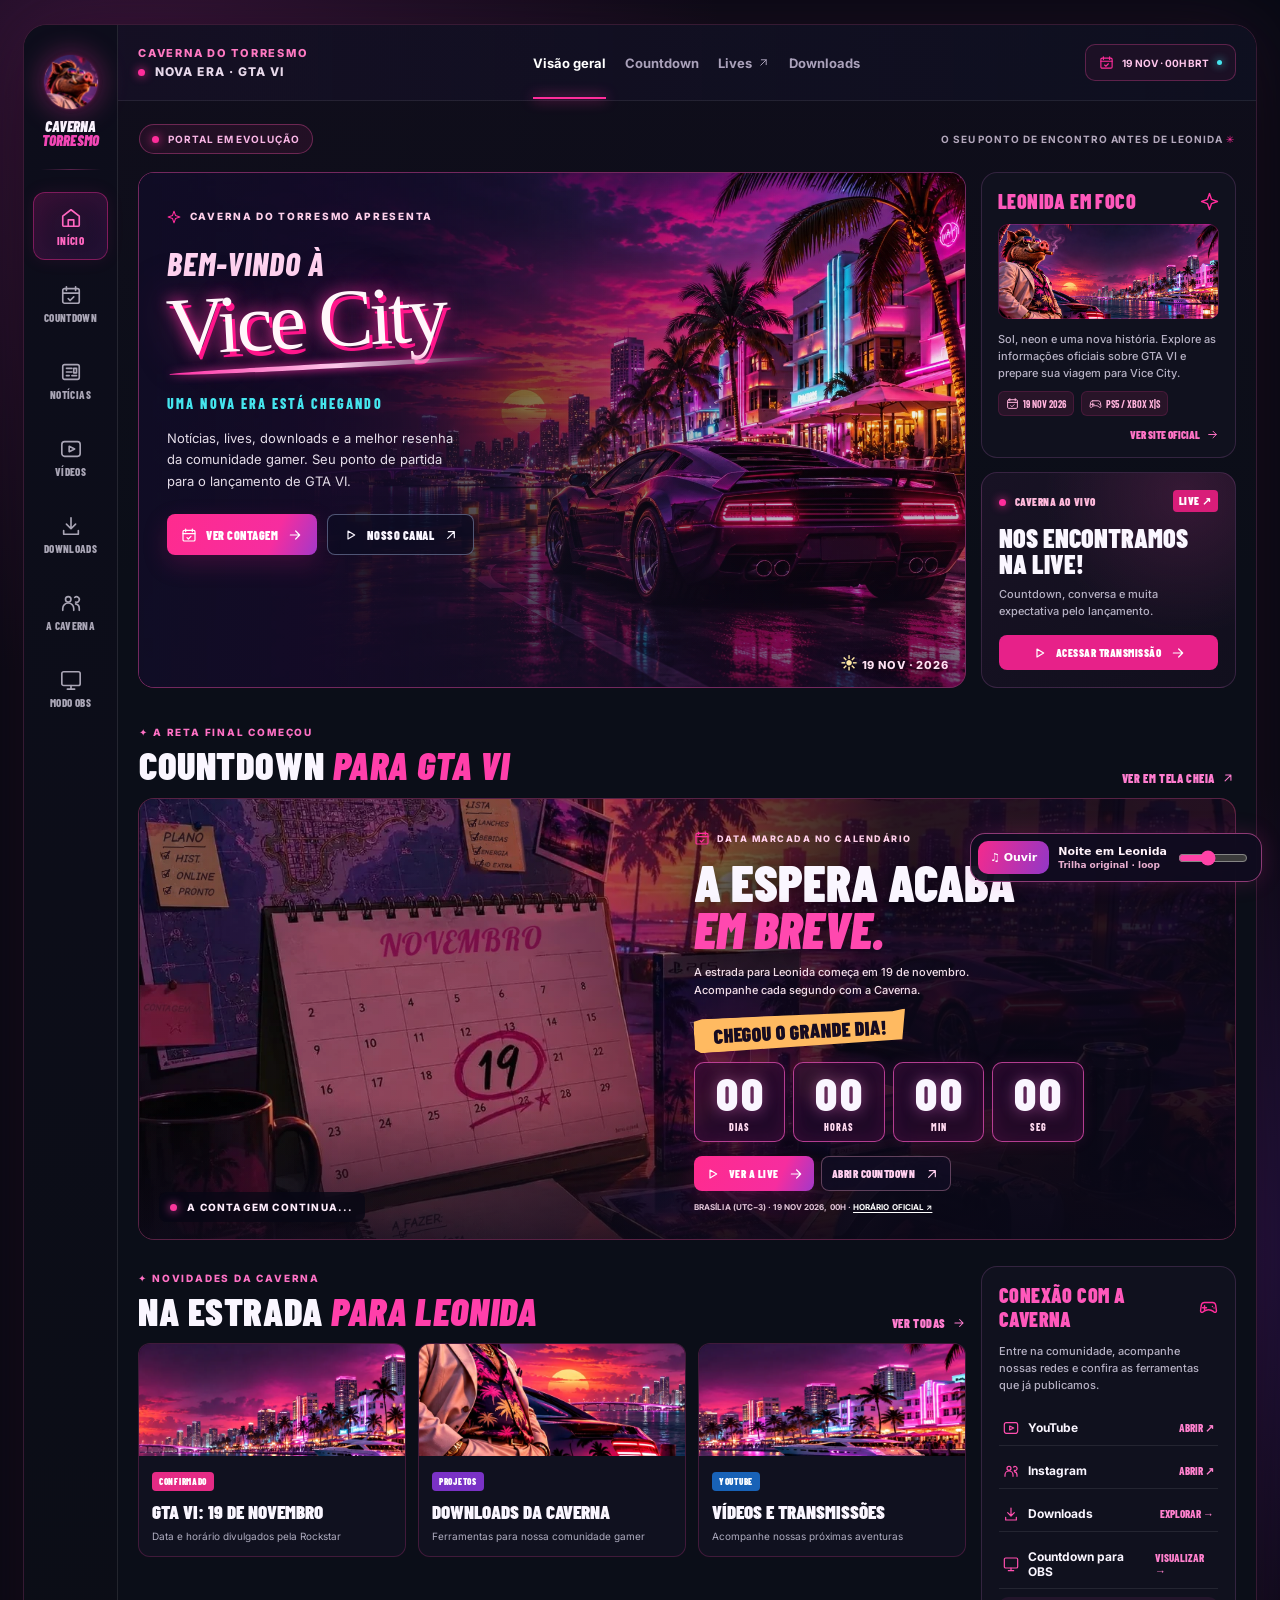
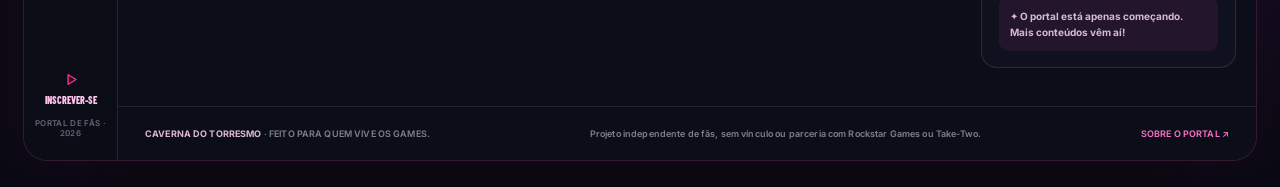
<file: index.html>
<!doctype html><html lang="pt-BR"><head><meta charset="utf-8"><meta name="viewport" content="width=device-width,initial-scale=1"><meta name="theme-color" content="#0a0c16"><meta name="description" content="Portal gamer Caverna do Torresmo. Contagem regressiva para GTA VI, lives, notícias e downloads da comunidade."><title>Início · Portal Gamer | Caverna do Torresmo</title><link rel="icon" href="assets/images/favicon.svg" type="image/svg+xml"><link rel="stylesheet" href="assets/css/site.css"><link rel="stylesheet" href="assets/css/premium-touch.css"><script defer src="assets/js/config.js"></script><script defer src="assets/js/app.js"></script></head><body class=""><div class="site-shell"><aside class="side-rail" id="side-rail"><a class="rail-brand" href="index.html" aria-label="Caverna do Torresmo - início"><img src="assets/images/pig-head-logo.png" alt="Porquinho mafioso da Caverna"><strong>CAVERNA<br><em>TORRESMO</em></strong></a><div class="rail-divider"></div><nav aria-label="Navegação principal"><a class="rail-link active" href="index.html" aria-label="Início"><svg class="icon " viewBox="0 0 24 24" fill="none" stroke="currentColor" stroke-width="1.8" stroke-linecap="round" stroke-linejoin="round" aria-hidden="true"><path d="m3 10 9-7 9 7v10a1 1 0 0 1-1 1H4a1 1 0 0 1-1-1Z"/><path d="M9 21v-7h6v7"/></svg><span>Início</span></a><a class="rail-link " href="countdown.html" aria-label="Countdown"><svg class="icon " viewBox="0 0 24 24" fill="none" stroke="currentColor" stroke-width="1.8" stroke-linecap="round" stroke-linejoin="round" aria-hidden="true"><rect x="3" y="5" width="18" height="16" rx="2"/><path d="M7 3v4M17 3v4M3 10h18"/><path d="m9 16 2 2 4-4"/></svg><span>Countdown</span></a><a class="rail-link " href="noticias.html" aria-label="Notícias"><svg class="icon " viewBox="0 0 24 24" fill="none" stroke="currentColor" stroke-width="1.8" stroke-linecap="round" stroke-linejoin="round" aria-hidden="true"><rect x="3" y="4" width="18" height="16" rx="2"/><path d="M7 8h6M7 12h6M7 16h3M15 8h3v5h-3zM13 16h5"/></svg><span>Notícias</span></a><a class="rail-link " href="https://www.youtube.com/@cavernadotorresmo" target="_blank" rel="noopener" aria-label="Vídeos"><svg class="icon " viewBox="0 0 24 24" fill="none" stroke="currentColor" stroke-width="1.8" stroke-linecap="round" stroke-linejoin="round" aria-hidden="true"><rect x="2" y="4" width="20" height="16" rx="3"/><path d="m10 9 6 3-6 3z"/></svg><span>Vídeos</span></a><a class="rail-link " href="downloads.html" aria-label="Downloads"><svg class="icon " viewBox="0 0 24 24" fill="none" stroke="currentColor" stroke-width="1.8" stroke-linecap="round" stroke-linejoin="round" aria-hidden="true"><path d="M12 3v12m-5-5 5 5 5-5"/><path d="M4 17v4h16v-4"/></svg><span>Downloads</span></a><a class="rail-link " href="sobre.html" aria-label="A Caverna"><svg class="icon " viewBox="0 0 24 24" fill="none" stroke="currentColor" stroke-width="1.8" stroke-linecap="round" stroke-linejoin="round" aria-hidden="true"><circle cx="9" cy="8" r="3"/><path d="M3 20v-2a6 6 0 0 1 12 0v2"/><path d="M17 11a3 3 0 1 0-1-5"/><path d="M21 20v-2a5 5 0 0 0-4-5"/></svg><span>A Caverna</span></a><a class="rail-link " href="obs.html" aria-label="Modo OBS"><svg class="icon " viewBox="0 0 24 24" fill="none" stroke="currentColor" stroke-width="1.8" stroke-linecap="round" stroke-linejoin="round" aria-hidden="true"><rect x="2" y="3" width="20" height="15" rx="2"/><path d="M8 22h8m-4-4v4"/></svg><span>Modo OBS</span></a></nav><div class="rail-bottom"><a class="rail-subscribe" href="https://www.youtube.com/@cavernadotorresmo?sub_confirmation=1" target="_blank" rel="noopener"><svg class="icon " viewBox="0 0 24 24" fill="none" stroke="currentColor" stroke-width="1.8" stroke-linecap="round" stroke-linejoin="round" aria-hidden="true"><path d="m9 6 10 6-10 6Z"/></svg> <span>INSCREVER-SE</span></a><span class="rail-small">PORTAL DE FÃS · 2026</span></div></aside><div class="site-main"><header class="top-nav"><button class="mobile-menu" id="mobile-menu" aria-controls="side-rail" aria-expanded="false" aria-label="Abrir menu"><svg class="icon " viewBox="0 0 24 24" fill="none" stroke="currentColor" stroke-width="1.8" stroke-linecap="round" stroke-linejoin="round" aria-hidden="true"><path d="M4 7h16M4 12h16M4 17h16"/></svg></button><div class="top-brand"><span class="top-brand-kicker">CAVERNA DO TORRESMO</span><strong><span class="live-signal"></span> NOVA ERA · GTA VI</strong></div><nav class="top-tabs" aria-label="Atalhos"><a class="selected" href="index.html">Visão geral</a><a class="" href="countdown.html">Countdown</a><a href="https://www.youtube.com/@cavernadotorresmo/live" target="_blank" rel="noopener">Lives <svg class="icon " viewBox="0 0 24 24" fill="none" stroke="currentColor" stroke-width="1.8" stroke-linecap="round" stroke-linejoin="round" aria-hidden="true"><path d="M7 17 17 7M8 7h9v9"/></svg></a><a href="downloads.html">Downloads</a></nav><a class="top-date" href="countdown.html"><svg class="icon " viewBox="0 0 24 24" fill="none" stroke="currentColor" stroke-width="1.8" stroke-linecap="round" stroke-linejoin="round" aria-hidden="true"><rect x="3" y="5" width="18" height="16" rx="2"/><path d="M7 3v4M17 3v4M3 10h18"/><path d="m9 16 2 2 4-4"/></svg> <strong>19 NOV · 00H BRT</strong><span class="top-pulse"></span></a></header><main class="content">
<div class="section-mini-header"><span class="fresh-badge"><span class="live-signal"></span> PORTAL EM EVOLUÇÃO</span><span>O SEU PONTO DE ENCONTRO ANTES DE LEONIDA <span class="mini-star">✳</span></span></div>
<div class="hero-layout"><section class="main-hero panel"><div class="hero-image"></div><div class="hero-shading"></div><div class="hero-content"><div class="hero-eyebrow"><svg class="icon " viewBox="0 0 24 24" fill="none" stroke="currentColor" stroke-width="1.8" stroke-linecap="round" stroke-linejoin="round" aria-hidden="true"><path d="m12 2 2.6 7.4L22 12l-7.4 2.6L12 22l-2.6-7.4L2 12l7.4-2.6Z"/></svg> CAVERNA DO TORRESMO APRESENTA</div><span class="hero-pretitle">Bem-vindo à</span><h1 class="script-heading">Vice City<span class="script-line"></span></h1><p class="hero-sub">UMA NOVA ERA ESTÁ CHEGANDO</p><p class="hero-description">Notícias, lives, downloads e a melhor resenha da comunidade gamer. Seu ponto de partida para o lançamento de GTA VI.</p><div class="hero-buttons"><a class="action primary" href="countdown.html"><svg class="icon " viewBox="0 0 24 24" fill="none" stroke="currentColor" stroke-width="1.8" stroke-linecap="round" stroke-linejoin="round" aria-hidden="true"><rect x="3" y="5" width="18" height="16" rx="2"/><path d="M7 3v4M17 3v4M3 10h18"/><path d="m9 16 2 2 4-4"/></svg> VER CONTAGEM <svg class="icon " viewBox="0 0 24 24" fill="none" stroke="currentColor" stroke-width="1.8" stroke-linecap="round" stroke-linejoin="round" aria-hidden="true"><path d="M5 12h14m-6-6 6 6-6 6"/></svg></a><a class="action glass" href="https://www.youtube.com/@cavernadotorresmo" target="_blank" rel="noopener"><svg class="icon " viewBox="0 0 24 24" fill="none" stroke="currentColor" stroke-width="1.8" stroke-linecap="round" stroke-linejoin="round" aria-hidden="true"><path d="m9 6 10 6-10 6Z"/></svg> NOSSO CANAL <svg class="icon " viewBox="0 0 24 24" fill="none" stroke="currentColor" stroke-width="1.8" stroke-linecap="round" stroke-linejoin="round" aria-hidden="true"><path d="M7 17 17 7M8 7h9v9"/></svg></a></div></div><div class="hero-corner"><span>☀</span> 19 NOV · 2026</div></section>
<aside class="hero-side"><article class="overview panel"><div class="tile-head"><h2>LEONIDA EM FOCO</h2><svg class="icon " viewBox="0 0 24 24" fill="none" stroke="currentColor" stroke-width="1.8" stroke-linecap="round" stroke-linejoin="round" aria-hidden="true"><path d="m12 2 2.6 7.4L22 12l-7.4 2.6L12 22l-2.6-7.4L2 12l7.4-2.6Z"/></svg></div><div class="overview-photo"></div><p>Sol, neon e uma nova história. Explore as informações oficiais sobre GTA VI e prepare sua viagem para Vice City.</p><div class="overview-facts"><span><svg class="icon " viewBox="0 0 24 24" fill="none" stroke="currentColor" stroke-width="1.8" stroke-linecap="round" stroke-linejoin="round" aria-hidden="true"><rect x="3" y="5" width="18" height="16" rx="2"/><path d="M7 3v4M17 3v4M3 10h18"/><path d="m9 16 2 2 4-4"/></svg> 19 NOV 2026</span><span><svg class="icon " viewBox="0 0 24 24" fill="none" stroke="currentColor" stroke-width="1.8" stroke-linecap="round" stroke-linejoin="round" aria-hidden="true"><path d="M7 7h10a4 4 0 0 1 4 3l1 7c.3 2-1.3 3-2.8 2-2.6-2-3-3-7.2-3s-4.6 1-7.2 3C3.3 20 1.7 19 2 17l1-7a4 4 0 0 1 4-3Z"/><path d="M7 11v5m-2.5-2.5h5M17 12h.01M19 14h.01"/></svg> PS5 / XBOX X|S</span></div><a href="https://www.rockstargames.com/VI" target="_blank" rel="noopener" class="tiny-link">VER SITE OFICIAL <svg class="icon " viewBox="0 0 24 24" fill="none" stroke="currentColor" stroke-width="1.8" stroke-linecap="round" stroke-linejoin="round" aria-hidden="true"><path d="M5 12h14m-6-6 6 6-6 6"/></svg></a></article><article class="watch-panel panel"><div class="watch-top"><span class="watch-label"><span class="live-signal"></span> CAVERNA AO VIVO</span><span>LIVE ↗</span></div><h2>Nos encontramos na live!</h2><p>Countdown, conversa e muita expectativa pelo lançamento.</p><a href="https://www.youtube.com/@cavernadotorresmo/live" target="_blank" rel="noopener" class="action secondary"><svg class="icon " viewBox="0 0 24 24" fill="none" stroke="currentColor" stroke-width="1.8" stroke-linecap="round" stroke-linejoin="round" aria-hidden="true"><path d="m9 6 10 6-10 6Z"/></svg> ACESSAR TRANSMISSÃO <svg class="icon " viewBox="0 0 24 24" fill="none" stroke="currentColor" stroke-width="1.8" stroke-linecap="round" stroke-linejoin="round" aria-hidden="true"><path d="M5 12h14m-6-6 6 6-6 6"/></svg></a></article></aside></div>
<div class="section-heading"><div><span class="tiny-tag">✦ A RETA FINAL COMEÇOU</span><h2>COUNTDOWN <em>PARA GTA VI</em></h2></div><a href="countdown.html">VER EM TELA CHEIA <svg class="icon " viewBox="0 0 24 24" fill="none" stroke="currentColor" stroke-width="1.8" stroke-linecap="round" stroke-linejoin="round" aria-hidden="true"><path d="M7 17 17 7M8 7h9v9"/></svg></a></div>
<section class="countdown-feature panel" id="countdown" aria-labelledby="timer-title"><div class="count-photo"></div><div class="count-veil"></div><div class="count-art-note"><span class="dot"></span> A CONTAGEM CONTINUA...</div><div class="count-content"><span class="meta-eyebrow"><svg class="icon " viewBox="0 0 24 24" fill="none" stroke="currentColor" stroke-width="1.8" stroke-linecap="round" stroke-linejoin="round" aria-hidden="true"><rect x="3" y="5" width="18" height="16" rx="2"/><path d="M7 3v4M17 3v4M3 10h18"/><path d="m9 16 2 2 4-4"/></svg> DATA MARCADA NO CALENDÁRIO</span><h2 id="timer-title">A espera acaba<br><em>em breve.</em></h2><p>A estrada para Leonida começa em 19 de novembro. Acompanhe cada segundo com a Caverna.</p><span class="count-ribbon" data-days-label>FALTAM 4 DIAS</span><div class="countdown-timer timer-on-photo" data-countdown role="timer" aria-label="Contagem regressiva para GTA VI"><div class="digit"><strong data-part="days">00</strong><small>DIAS</small></div><div class="digit"><strong data-part="hours">00</strong><small>HORAS</small></div><div class="digit"><strong data-part="minutes">00</strong><small>MIN</small></div><div class="digit"><strong data-part="seconds">00</strong><small>SEG</small></div></div><div class="count-actions"><a class="action primary" href="https://www.youtube.com/@cavernadotorresmo/live" target="_blank" rel="noopener"><svg class="icon " viewBox="0 0 24 24" fill="none" stroke="currentColor" stroke-width="1.8" stroke-linecap="round" stroke-linejoin="round" aria-hidden="true"><path d="m9 6 10 6-10 6Z"/></svg> VER A LIVE <svg class="icon " viewBox="0 0 24 24" fill="none" stroke="currentColor" stroke-width="1.8" stroke-linecap="round" stroke-linejoin="round" aria-hidden="true"><path d="M5 12h14m-6-6 6 6-6 6"/></svg></a><a class="action quiet" href="countdown.html">ABRIR COUNTDOWN <svg class="icon " viewBox="0 0 24 24" fill="none" stroke="currentColor" stroke-width="1.8" stroke-linecap="round" stroke-linejoin="round" aria-hidden="true"><path d="M7 17 17 7M8 7h9v9"/></svg></a></div><div class="count-source">BRASÍLIA (UTC−3) · 19 NOV 2026, 00H · <a href="https://support.rockstargames.com/articles/29jV3Cv2cCgvwM1XgtMO5o/grand-theft-auto-vi-regional-pre-load-and-release-times-on-playstation-5-and-xbox-series-x-or-s" target="_blank" rel="noopener">HORÁRIO OFICIAL ↗</a></div></div></section>
<div class="feature-mosaic"><section class="updates-section"><div class="section-heading compact"><div><span class="tiny-tag">✦ NOVIDADES DA CAVERNA</span><h2>NA ESTRADA <em>PARA LEONIDA</em></h2></div><a href="noticias.html">VER TODAS <svg class="icon " viewBox="0 0 24 24" fill="none" stroke="currentColor" stroke-width="1.8" stroke-linecap="round" stroke-linejoin="round" aria-hidden="true"><path d="M5 12h14m-6-6 6 6-6 6"/></svg></a></div><div class="updates-grid"><a class="update-card" href="noticias.html"><img src="assets/images/card-gta.webp" alt="Cidade tropical neon à noite" loading="lazy"><div class="update-data"><span class="chip">CONFIRMADO</span><strong>GTA VI: 19 DE NOVEMBRO</strong><small>Data e horário divulgados pela Rockstar</small></div></a><a class="update-card" href="downloads.html"><img src="assets/images/card-downloads.webp" alt="Carro esportivo sob palmeiras ao pôr do sol" loading="lazy"><div class="update-data"><span class="chip purple">PROJETOS</span><strong>DOWNLOADS DA CAVERNA</strong><small>Ferramentas para nossa comunidade gamer</small></div></a><a class="update-card" href="https://www.youtube.com/@cavernadotorresmo" target="_blank" rel="noopener"><img src="assets/images/card-live.webp" alt="Microfone para transmissão ao vivo" loading="lazy"><div class="update-data"><span class="chip blue">YOUTUBE</span><strong>VÍDEOS E TRANSMISSÕES</strong><small>Acompanhe nossas próximas aventuras</small></div></a></div></section><aside class="quick-links panel"><div class="tile-head"><h2>CONEXÃO COM A CAVERNA</h2><svg class="icon " viewBox="0 0 24 24" fill="none" stroke="currentColor" stroke-width="1.8" stroke-linecap="round" stroke-linejoin="round" aria-hidden="true"><path d="M7 7h10a4 4 0 0 1 4 3l1 7c.3 2-1.3 3-2.8 2-2.6-2-3-3-7.2-3s-4.6 1-7.2 3C3.3 20 1.7 19 2 17l1-7a4 4 0 0 1 4-3Z"/><path d="M7 11v5m-2.5-2.5h5M17 12h.01M19 14h.01"/></svg></div><p>Entre na comunidade, acompanhe nossas redes e confira as ferramentas que já publicamos.</p><a href="https://www.youtube.com/@cavernadotorresmo" target="_blank" rel="noopener"><svg class="icon " viewBox="0 0 24 24" fill="none" stroke="currentColor" stroke-width="1.8" stroke-linecap="round" stroke-linejoin="round" aria-hidden="true"><rect x="2" y="4" width="20" height="16" rx="3"/><path d="m10 9 6 3-6 3z"/></svg> YouTube <span>ABRIR ↗</span></a><a href="https://www.instagram.com/cavernadotorresmo/" target="_blank" rel="noopener"><svg class="icon " viewBox="0 0 24 24" fill="none" stroke="currentColor" stroke-width="1.8" stroke-linecap="round" stroke-linejoin="round" aria-hidden="true"><circle cx="9" cy="8" r="3"/><path d="M3 20v-2a6 6 0 0 1 12 0v2"/><path d="M17 11a3 3 0 1 0-1-5"/><path d="M21 20v-2a5 5 0 0 0-4-5"/></svg> Instagram <span>ABRIR ↗</span></a><a href="downloads.html"><svg class="icon " viewBox="0 0 24 24" fill="none" stroke="currentColor" stroke-width="1.8" stroke-linecap="round" stroke-linejoin="round" aria-hidden="true"><path d="M12 3v12m-5-5 5 5 5-5"/><path d="M4 17v4h16v-4"/></svg> Downloads <span>EXPLORAR →</span></a><a href="obs.html"><svg class="icon " viewBox="0 0 24 24" fill="none" stroke="currentColor" stroke-width="1.8" stroke-linecap="round" stroke-linejoin="round" aria-hidden="true"><rect x="2" y="3" width="20" height="15" rx="2"/><path d="M8 22h8m-4-4v4"/></svg> Countdown para OBS <span>VISUALIZAR →</span></a><div class="quick-note">✦ O portal está apenas começando. Mais conteúdos vêm aí!</div></aside></div>
</main><footer class="portal-footer"><span><b>CAVERNA DO TORRESMO</b> · FEITO PARA QUEM VIVE OS GAMES.</span><span>Projeto independente de fãs, sem vínculo ou parceria com Rockstar Games ou Take-Two.</span><a href="sobre.html">SOBRE O PORTAL ↗</a></footer></div></div><div class="mobile-shade" id="mobile-shade" hidden></div><script defer src="assets/js/premium-touch.js"></script><script defer src="assets/js/ambient-music.js"></script></body></html>
</file>
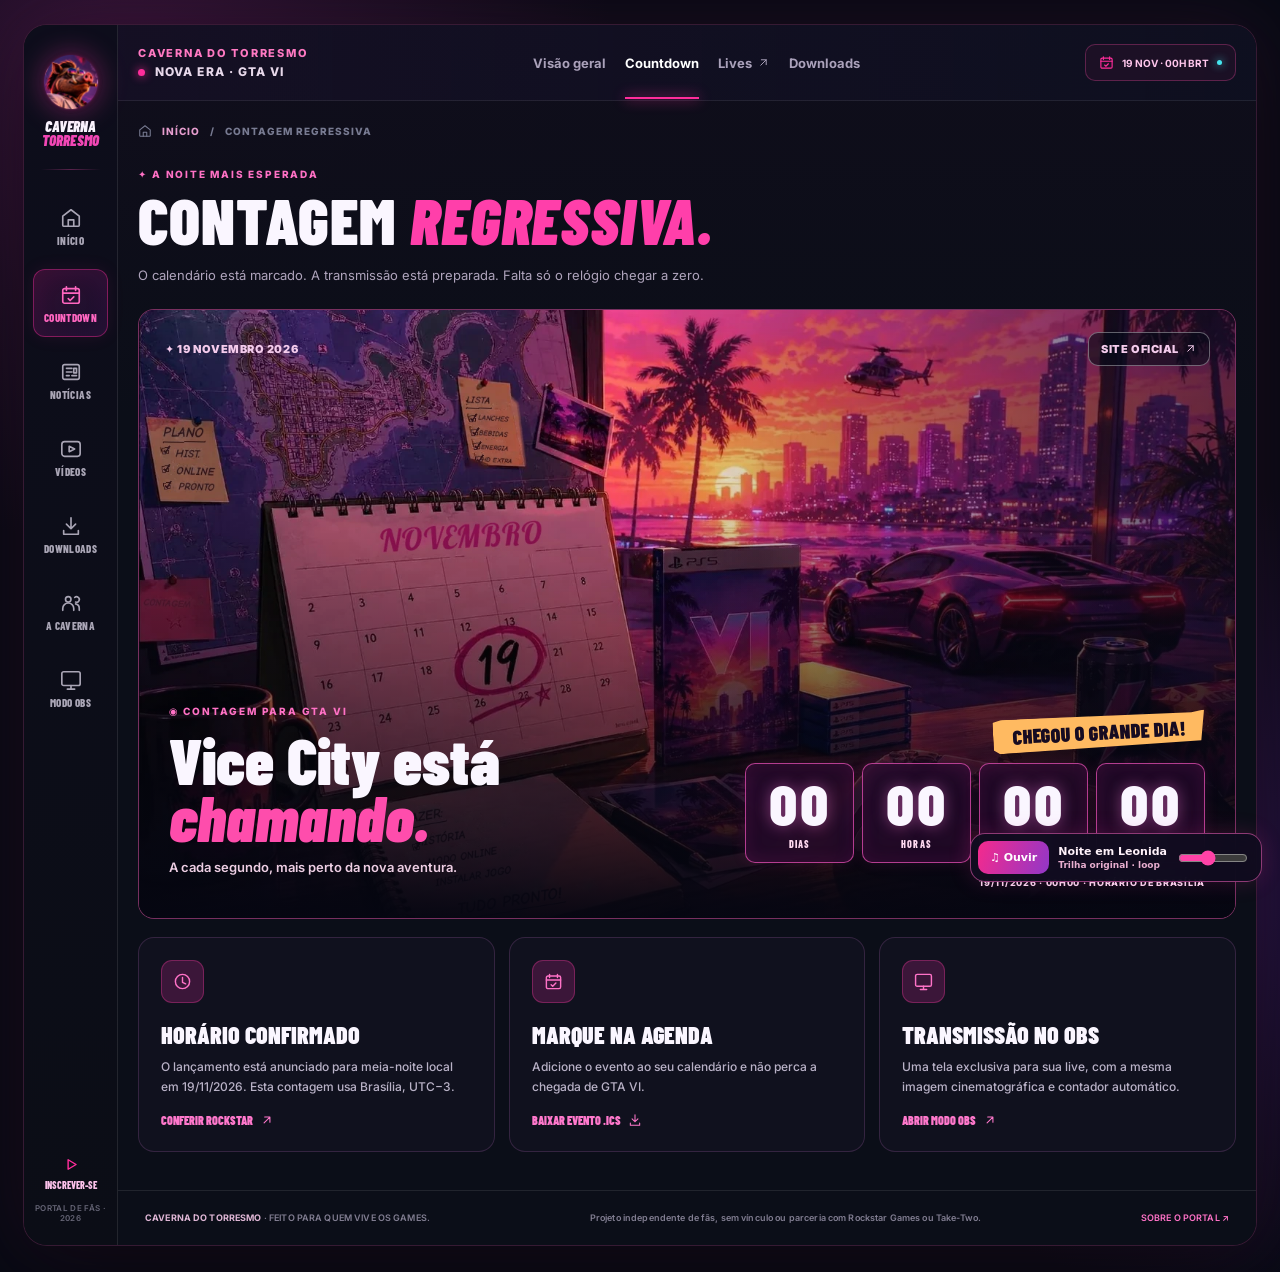
<file: countdown.html>
<!doctype html><html lang="pt-BR"><head><meta charset="utf-8"><meta name="viewport" content="width=device-width,initial-scale=1"><meta name="theme-color" content="#0a0c16"><meta name="description" content="Portal gamer Caverna do Torresmo. Contagem regressiva para GTA VI, lives, notícias e downloads da comunidade."><title>Countdown GTA VI | Caverna do Torresmo</title><link rel="icon" href="assets/images/favicon.svg" type="image/svg+xml"><link rel="stylesheet" href="assets/css/site.css"><link rel="stylesheet" href="assets/css/premium-touch.css"><script defer src="assets/js/config.js"></script><script defer src="assets/js/app.js"></script></head><body class=""><div class="site-shell"><aside class="side-rail" id="side-rail"><a class="rail-brand" href="index.html" aria-label="Caverna do Torresmo - início"><img src="assets/images/pig-head-logo.png" alt="Porquinho mafioso da Caverna"><strong>CAVERNA<br><em>TORRESMO</em></strong></a><div class="rail-divider"></div><nav aria-label="Navegação principal"><a class="rail-link " href="index.html" aria-label="Início"><svg class="icon " viewBox="0 0 24 24" fill="none" stroke="currentColor" stroke-width="1.8" stroke-linecap="round" stroke-linejoin="round" aria-hidden="true"><path d="m3 10 9-7 9 7v10a1 1 0 0 1-1 1H4a1 1 0 0 1-1-1Z"/><path d="M9 21v-7h6v7"/></svg><span>Início</span></a><a class="rail-link active" href="countdown.html" aria-label="Countdown"><svg class="icon " viewBox="0 0 24 24" fill="none" stroke="currentColor" stroke-width="1.8" stroke-linecap="round" stroke-linejoin="round" aria-hidden="true"><rect x="3" y="5" width="18" height="16" rx="2"/><path d="M7 3v4M17 3v4M3 10h18"/><path d="m9 16 2 2 4-4"/></svg><span>Countdown</span></a><a class="rail-link " href="noticias.html" aria-label="Notícias"><svg class="icon " viewBox="0 0 24 24" fill="none" stroke="currentColor" stroke-width="1.8" stroke-linecap="round" stroke-linejoin="round" aria-hidden="true"><rect x="3" y="4" width="18" height="16" rx="2"/><path d="M7 8h6M7 12h6M7 16h3M15 8h3v5h-3zM13 16h5"/></svg><span>Notícias</span></a><a class="rail-link " href="https://www.youtube.com/@cavernadotorresmo" target="_blank" rel="noopener" aria-label="Vídeos"><svg class="icon " viewBox="0 0 24 24" fill="none" stroke="currentColor" stroke-width="1.8" stroke-linecap="round" stroke-linejoin="round" aria-hidden="true"><rect x="2" y="4" width="20" height="16" rx="3"/><path d="m10 9 6 3-6 3z"/></svg><span>Vídeos</span></a><a class="rail-link " href="downloads.html" aria-label="Downloads"><svg class="icon " viewBox="0 0 24 24" fill="none" stroke="currentColor" stroke-width="1.8" stroke-linecap="round" stroke-linejoin="round" aria-hidden="true"><path d="M12 3v12m-5-5 5 5 5-5"/><path d="M4 17v4h16v-4"/></svg><span>Downloads</span></a><a class="rail-link " href="sobre.html" aria-label="A Caverna"><svg class="icon " viewBox="0 0 24 24" fill="none" stroke="currentColor" stroke-width="1.8" stroke-linecap="round" stroke-linejoin="round" aria-hidden="true"><circle cx="9" cy="8" r="3"/><path d="M3 20v-2a6 6 0 0 1 12 0v2"/><path d="M17 11a3 3 0 1 0-1-5"/><path d="M21 20v-2a5 5 0 0 0-4-5"/></svg><span>A Caverna</span></a><a class="rail-link " href="obs.html" aria-label="Modo OBS"><svg class="icon " viewBox="0 0 24 24" fill="none" stroke="currentColor" stroke-width="1.8" stroke-linecap="round" stroke-linejoin="round" aria-hidden="true"><rect x="2" y="3" width="20" height="15" rx="2"/><path d="M8 22h8m-4-4v4"/></svg><span>Modo OBS</span></a></nav><div class="rail-bottom"><a class="rail-subscribe" href="https://www.youtube.com/@cavernadotorresmo?sub_confirmation=1" target="_blank" rel="noopener"><svg class="icon " viewBox="0 0 24 24" fill="none" stroke="currentColor" stroke-width="1.8" stroke-linecap="round" stroke-linejoin="round" aria-hidden="true"><path d="m9 6 10 6-10 6Z"/></svg> <span>INSCREVER-SE</span></a><span class="rail-small">PORTAL DE FÃS · 2026</span></div></aside><div class="site-main"><header class="top-nav"><button class="mobile-menu" id="mobile-menu" aria-controls="side-rail" aria-expanded="false" aria-label="Abrir menu"><svg class="icon " viewBox="0 0 24 24" fill="none" stroke="currentColor" stroke-width="1.8" stroke-linecap="round" stroke-linejoin="round" aria-hidden="true"><path d="M4 7h16M4 12h16M4 17h16"/></svg></button><div class="top-brand"><span class="top-brand-kicker">CAVERNA DO TORRESMO</span><strong><span class="live-signal"></span> NOVA ERA · GTA VI</strong></div><nav class="top-tabs" aria-label="Atalhos"><a class="" href="index.html">Visão geral</a><a class="selected" href="countdown.html">Countdown</a><a href="https://www.youtube.com/@cavernadotorresmo/live" target="_blank" rel="noopener">Lives <svg class="icon " viewBox="0 0 24 24" fill="none" stroke="currentColor" stroke-width="1.8" stroke-linecap="round" stroke-linejoin="round" aria-hidden="true"><path d="M7 17 17 7M8 7h9v9"/></svg></a><a href="downloads.html">Downloads</a></nav><a class="top-date" href="countdown.html"><svg class="icon " viewBox="0 0 24 24" fill="none" stroke="currentColor" stroke-width="1.8" stroke-linecap="round" stroke-linejoin="round" aria-hidden="true"><rect x="3" y="5" width="18" height="16" rx="2"/><path d="M7 3v4M17 3v4M3 10h18"/><path d="m9 16 2 2 4-4"/></svg> <strong>19 NOV · 00H BRT</strong><span class="top-pulse"></span></a></header><main class="content">
<div class="page-crumb"><svg class="icon " viewBox="0 0 24 24" fill="none" stroke="currentColor" stroke-width="1.8" stroke-linecap="round" stroke-linejoin="round" aria-hidden="true"><path d="m3 10 9-7 9 7v10a1 1 0 0 1-1 1H4a1 1 0 0 1-1-1Z"/><path d="M9 21v-7h6v7"/></svg> <a href="index.html">INÍCIO</a> <span>/</span> CONTAGEM REGRESSIVA</div><div class="subpage-title"><span class="tiny-tag">✦ A NOITE MAIS ESPERADA</span><h1>CONTAGEM <em>REGRESSIVA.</em></h1><p>O calendário está marcado. A transmissão está preparada. Falta só o relógio chegar a zero.</p></div><section class="countdown-dedicated panel"><div class="dedicated-photo"></div><div class="dedicated-shade"></div><div class="dedicated-top"><span>✦ 19 NOVEMBRO 2026</span><a href="https://www.rockstargames.com/VI" target="_blank" rel="noopener">SITE OFICIAL <svg class="icon " viewBox="0 0 24 24" fill="none" stroke="currentColor" stroke-width="1.8" stroke-linecap="round" stroke-linejoin="round" aria-hidden="true"><path d="M7 17 17 7M8 7h9v9"/></svg></a></div><div class="dedicated-bottom"><div class="dedicated-info"><span class="tiny-tag">◉ CONTAGEM PARA GTA VI</span><h2>Vice City está<br><em>chamando.</em></h2><p>A cada segundo, mais perto da nova aventura.</p></div><div class="dedicated-count"><span class="count-ribbon" data-days-label>FALTAM 4 DIAS</span><div class="countdown-timer timer-dedicated" data-countdown role="timer" aria-label="Contagem regressiva para GTA VI"><div class="digit"><strong data-part="days">00</strong><small>DIAS</small></div><div class="digit"><strong data-part="hours">00</strong><small>HORAS</small></div><div class="digit"><strong data-part="minutes">00</strong><small>MIN</small></div><div class="digit"><strong data-part="seconds">00</strong><small>SEG</small></div></div><span class="time-notice">19/11/2026 · 00H00 · HORÁRIO DE BRASÍLIA</span></div></div></section><div class="countdown-bottom-grid"><article class="panel info-block"><div class="info-icon"><svg class="icon " viewBox="0 0 24 24" fill="none" stroke="currentColor" stroke-width="1.8" stroke-linecap="round" stroke-linejoin="round" aria-hidden="true"><circle cx="12" cy="12" r="9"/><path d="M12 7v6l4 2"/></svg></div><h2>HORÁRIO CONFIRMADO</h2><p>O lançamento está anunciado para meia-noite local em 19/11/2026. Esta contagem usa Brasília, UTC−3.</p><a href="https://support.rockstargames.com/articles/29jV3Cv2cCgvwM1XgtMO5o/grand-theft-auto-vi-regional-pre-load-and-release-times-on-playstation-5-and-xbox-series-x-or-s" target="_blank" rel="noopener">CONFERIR ROCKSTAR <svg class="icon " viewBox="0 0 24 24" fill="none" stroke="currentColor" stroke-width="1.8" stroke-linecap="round" stroke-linejoin="round" aria-hidden="true"><path d="M7 17 17 7M8 7h9v9"/></svg></a></article><article class="panel info-block"><div class="info-icon"><svg class="icon " viewBox="0 0 24 24" fill="none" stroke="currentColor" stroke-width="1.8" stroke-linecap="round" stroke-linejoin="round" aria-hidden="true"><rect x="3" y="5" width="18" height="16" rx="2"/><path d="M7 3v4M17 3v4M3 10h18"/><path d="m9 16 2 2 4-4"/></svg></div><h2>MARQUE NA AGENDA</h2><p>Adicione o evento ao seu calendário e não perca a chegada de GTA VI.</p><button class="text-button" data-calendar-download>BAIXAR EVENTO .ICS <svg class="icon " viewBox="0 0 24 24" fill="none" stroke="currentColor" stroke-width="1.8" stroke-linecap="round" stroke-linejoin="round" aria-hidden="true"><path d="M12 3v12m-5-5 5 5 5-5"/><path d="M4 17v4h16v-4"/></svg></button></article><article class="panel info-block"><div class="info-icon"><svg class="icon " viewBox="0 0 24 24" fill="none" stroke="currentColor" stroke-width="1.8" stroke-linecap="round" stroke-linejoin="round" aria-hidden="true"><rect x="2" y="3" width="20" height="15" rx="2"/><path d="M8 22h8m-4-4v4"/></svg></div><h2>TRANSMISSÃO NO OBS</h2><p>Uma tela exclusiva para sua live, com a mesma imagem cinematográfica e contador automático.</p><a href="obs.html">ABRIR MODO OBS <svg class="icon " viewBox="0 0 24 24" fill="none" stroke="currentColor" stroke-width="1.8" stroke-linecap="round" stroke-linejoin="round" aria-hidden="true"><path d="M7 17 17 7M8 7h9v9"/></svg></a></article></div></main><footer class="portal-footer"><span><b>CAVERNA DO TORRESMO</b> · FEITO PARA QUEM VIVE OS GAMES.</span><span>Projeto independente de fãs, sem vínculo ou parceria com Rockstar Games ou Take-Two.</span><a href="sobre.html">SOBRE O PORTAL ↗</a></footer></div></div><div class="mobile-shade" id="mobile-shade" hidden></div><script defer src="assets/js/premium-touch.js"></script><script defer src="assets/js/ambient-music.js"></script></body></html>
</file>
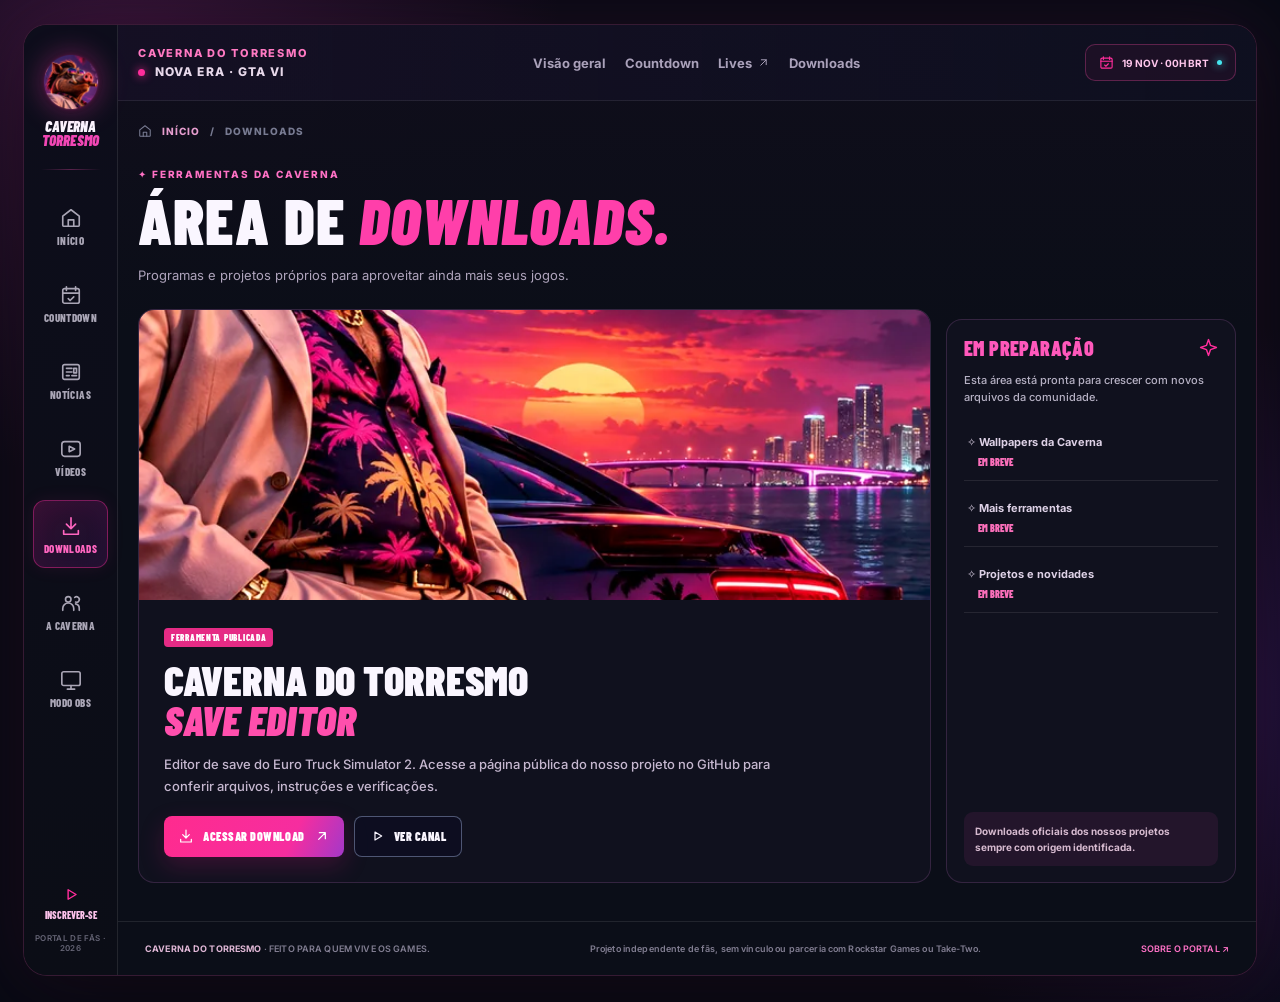
<file: downloads.html>
<!doctype html><html lang="pt-BR"><head><meta charset="utf-8"><meta name="viewport" content="width=device-width,initial-scale=1"><meta name="theme-color" content="#0a0c16"><meta name="description" content="Portal gamer Caverna do Torresmo. Contagem regressiva para GTA VI, lives, notícias e downloads da comunidade."><title>Downloads | Caverna do Torresmo</title><link rel="icon" href="assets/images/favicon.svg" type="image/svg+xml"><link rel="stylesheet" href="assets/css/site.css"><link rel="stylesheet" href="assets/css/premium-touch.css"><script defer src="assets/js/config.js"></script><script defer src="assets/js/app.js"></script></head><body class=""><div class="site-shell"><aside class="side-rail" id="side-rail"><a class="rail-brand" href="index.html" aria-label="Caverna do Torresmo - início"><img src="assets/images/pig-head-logo.png" alt="Porquinho mafioso da Caverna"><strong>CAVERNA<br><em>TORRESMO</em></strong></a><div class="rail-divider"></div><nav aria-label="Navegação principal"><a class="rail-link " href="index.html" aria-label="Início"><svg class="icon " viewBox="0 0 24 24" fill="none" stroke="currentColor" stroke-width="1.8" stroke-linecap="round" stroke-linejoin="round" aria-hidden="true"><path d="m3 10 9-7 9 7v10a1 1 0 0 1-1 1H4a1 1 0 0 1-1-1Z"/><path d="M9 21v-7h6v7"/></svg><span>Início</span></a><a class="rail-link " href="countdown.html" aria-label="Countdown"><svg class="icon " viewBox="0 0 24 24" fill="none" stroke="currentColor" stroke-width="1.8" stroke-linecap="round" stroke-linejoin="round" aria-hidden="true"><rect x="3" y="5" width="18" height="16" rx="2"/><path d="M7 3v4M17 3v4M3 10h18"/><path d="m9 16 2 2 4-4"/></svg><span>Countdown</span></a><a class="rail-link " href="noticias.html" aria-label="Notícias"><svg class="icon " viewBox="0 0 24 24" fill="none" stroke="currentColor" stroke-width="1.8" stroke-linecap="round" stroke-linejoin="round" aria-hidden="true"><rect x="3" y="4" width="18" height="16" rx="2"/><path d="M7 8h6M7 12h6M7 16h3M15 8h3v5h-3zM13 16h5"/></svg><span>Notícias</span></a><a class="rail-link " href="https://www.youtube.com/@cavernadotorresmo" target="_blank" rel="noopener" aria-label="Vídeos"><svg class="icon " viewBox="0 0 24 24" fill="none" stroke="currentColor" stroke-width="1.8" stroke-linecap="round" stroke-linejoin="round" aria-hidden="true"><rect x="2" y="4" width="20" height="16" rx="3"/><path d="m10 9 6 3-6 3z"/></svg><span>Vídeos</span></a><a class="rail-link active" href="downloads.html" aria-label="Downloads"><svg class="icon " viewBox="0 0 24 24" fill="none" stroke="currentColor" stroke-width="1.8" stroke-linecap="round" stroke-linejoin="round" aria-hidden="true"><path d="M12 3v12m-5-5 5 5 5-5"/><path d="M4 17v4h16v-4"/></svg><span>Downloads</span></a><a class="rail-link " href="sobre.html" aria-label="A Caverna"><svg class="icon " viewBox="0 0 24 24" fill="none" stroke="currentColor" stroke-width="1.8" stroke-linecap="round" stroke-linejoin="round" aria-hidden="true"><circle cx="9" cy="8" r="3"/><path d="M3 20v-2a6 6 0 0 1 12 0v2"/><path d="M17 11a3 3 0 1 0-1-5"/><path d="M21 20v-2a5 5 0 0 0-4-5"/></svg><span>A Caverna</span></a><a class="rail-link " href="obs.html" aria-label="Modo OBS"><svg class="icon " viewBox="0 0 24 24" fill="none" stroke="currentColor" stroke-width="1.8" stroke-linecap="round" stroke-linejoin="round" aria-hidden="true"><rect x="2" y="3" width="20" height="15" rx="2"/><path d="M8 22h8m-4-4v4"/></svg><span>Modo OBS</span></a></nav><div class="rail-bottom"><a class="rail-subscribe" href="https://www.youtube.com/@cavernadotorresmo?sub_confirmation=1" target="_blank" rel="noopener"><svg class="icon " viewBox="0 0 24 24" fill="none" stroke="currentColor" stroke-width="1.8" stroke-linecap="round" stroke-linejoin="round" aria-hidden="true"><path d="m9 6 10 6-10 6Z"/></svg> <span>INSCREVER-SE</span></a><span class="rail-small">PORTAL DE FÃS · 2026</span></div></aside><div class="site-main"><header class="top-nav"><button class="mobile-menu" id="mobile-menu" aria-controls="side-rail" aria-expanded="false" aria-label="Abrir menu"><svg class="icon " viewBox="0 0 24 24" fill="none" stroke="currentColor" stroke-width="1.8" stroke-linecap="round" stroke-linejoin="round" aria-hidden="true"><path d="M4 7h16M4 12h16M4 17h16"/></svg></button><div class="top-brand"><span class="top-brand-kicker">CAVERNA DO TORRESMO</span><strong><span class="live-signal"></span> NOVA ERA · GTA VI</strong></div><nav class="top-tabs" aria-label="Atalhos"><a class="" href="index.html">Visão geral</a><a class="" href="countdown.html">Countdown</a><a href="https://www.youtube.com/@cavernadotorresmo/live" target="_blank" rel="noopener">Lives <svg class="icon " viewBox="0 0 24 24" fill="none" stroke="currentColor" stroke-width="1.8" stroke-linecap="round" stroke-linejoin="round" aria-hidden="true"><path d="M7 17 17 7M8 7h9v9"/></svg></a><a href="downloads.html">Downloads</a></nav><a class="top-date" href="countdown.html"><svg class="icon " viewBox="0 0 24 24" fill="none" stroke="currentColor" stroke-width="1.8" stroke-linecap="round" stroke-linejoin="round" aria-hidden="true"><rect x="3" y="5" width="18" height="16" rx="2"/><path d="M7 3v4M17 3v4M3 10h18"/><path d="m9 16 2 2 4-4"/></svg> <strong>19 NOV · 00H BRT</strong><span class="top-pulse"></span></a></header><main class="content">
<div class="page-crumb"><svg class="icon " viewBox="0 0 24 24" fill="none" stroke="currentColor" stroke-width="1.8" stroke-linecap="round" stroke-linejoin="round" aria-hidden="true"><path d="m3 10 9-7 9 7v10a1 1 0 0 1-1 1H4a1 1 0 0 1-1-1Z"/><path d="M9 21v-7h6v7"/></svg> <a href="index.html">INÍCIO</a> <span>/</span> DOWNLOADS</div><div class="subpage-title"><span class="tiny-tag">✦ FERRAMENTAS DA CAVERNA</span><h1>ÁREA DE <em>DOWNLOADS.</em></h1><p>Programas e projetos próprios para aproveitar ainda mais seus jogos.</p></div><div class="download-layout"><article class="panel featured-download"><img src="assets/images/card-downloads.webp" alt="Carro sob palmeiras e luzes neon"/><div><span class="chip">FERRAMENTA PUBLICADA</span><h2>CAVERNA DO TORRESMO<br><em>SAVE EDITOR</em></h2><p>Editor de save do Euro Truck Simulator 2. Acesse a página pública do nosso projeto no GitHub para conferir arquivos, instruções e verificações.</p><div class="download-actions"><a href="https://github.com/CavernaDoTorresmo/CavernaDoTorresmo_SaveEditor" target="_blank" rel="noopener" class="action primary"><svg class="icon " viewBox="0 0 24 24" fill="none" stroke="currentColor" stroke-width="1.8" stroke-linecap="round" stroke-linejoin="round" aria-hidden="true"><path d="M12 3v12m-5-5 5 5 5-5"/><path d="M4 17v4h16v-4"/></svg> ACESSAR DOWNLOAD <svg class="icon " viewBox="0 0 24 24" fill="none" stroke="currentColor" stroke-width="1.8" stroke-linecap="round" stroke-linejoin="round" aria-hidden="true"><path d="M7 17 17 7M8 7h9v9"/></svg></a><a href="https://www.youtube.com/@cavernadotorresmo" target="_blank" rel="noopener" class="action glass"><svg class="icon " viewBox="0 0 24 24" fill="none" stroke="currentColor" stroke-width="1.8" stroke-linecap="round" stroke-linejoin="round" aria-hidden="true"><path d="m9 6 10 6-10 6Z"/></svg> VER CANAL</a></div></div></article><aside class="panel quick-links"><div class="tile-head"><h2>EM PREPARAÇÃO</h2><svg class="icon " viewBox="0 0 24 24" fill="none" stroke="currentColor" stroke-width="1.8" stroke-linecap="round" stroke-linejoin="round" aria-hidden="true"><path d="m12 2 2.6 7.4L22 12l-7.4 2.6L12 22l-2.6-7.4L2 12l7.4-2.6Z"/></svg></div><p>Esta área está pronta para crescer com novos arquivos da comunidade.</p><div class="coming-item">✧ Wallpapers da Caverna <span>EM BREVE</span></div><div class="coming-item">✧ Mais ferramentas <span>EM BREVE</span></div><div class="coming-item">✧ Projetos e novidades <span>EM BREVE</span></div><div class="quick-note">Downloads oficiais dos nossos projetos sempre com origem identificada.</div></aside></div></main><footer class="portal-footer"><span><b>CAVERNA DO TORRESMO</b> · FEITO PARA QUEM VIVE OS GAMES.</span><span>Projeto independente de fãs, sem vínculo ou parceria com Rockstar Games ou Take-Two.</span><a href="sobre.html">SOBRE O PORTAL ↗</a></footer></div></div><div class="mobile-shade" id="mobile-shade" hidden></div><script defer src="assets/js/premium-touch.js"></script></body></html>
</file>
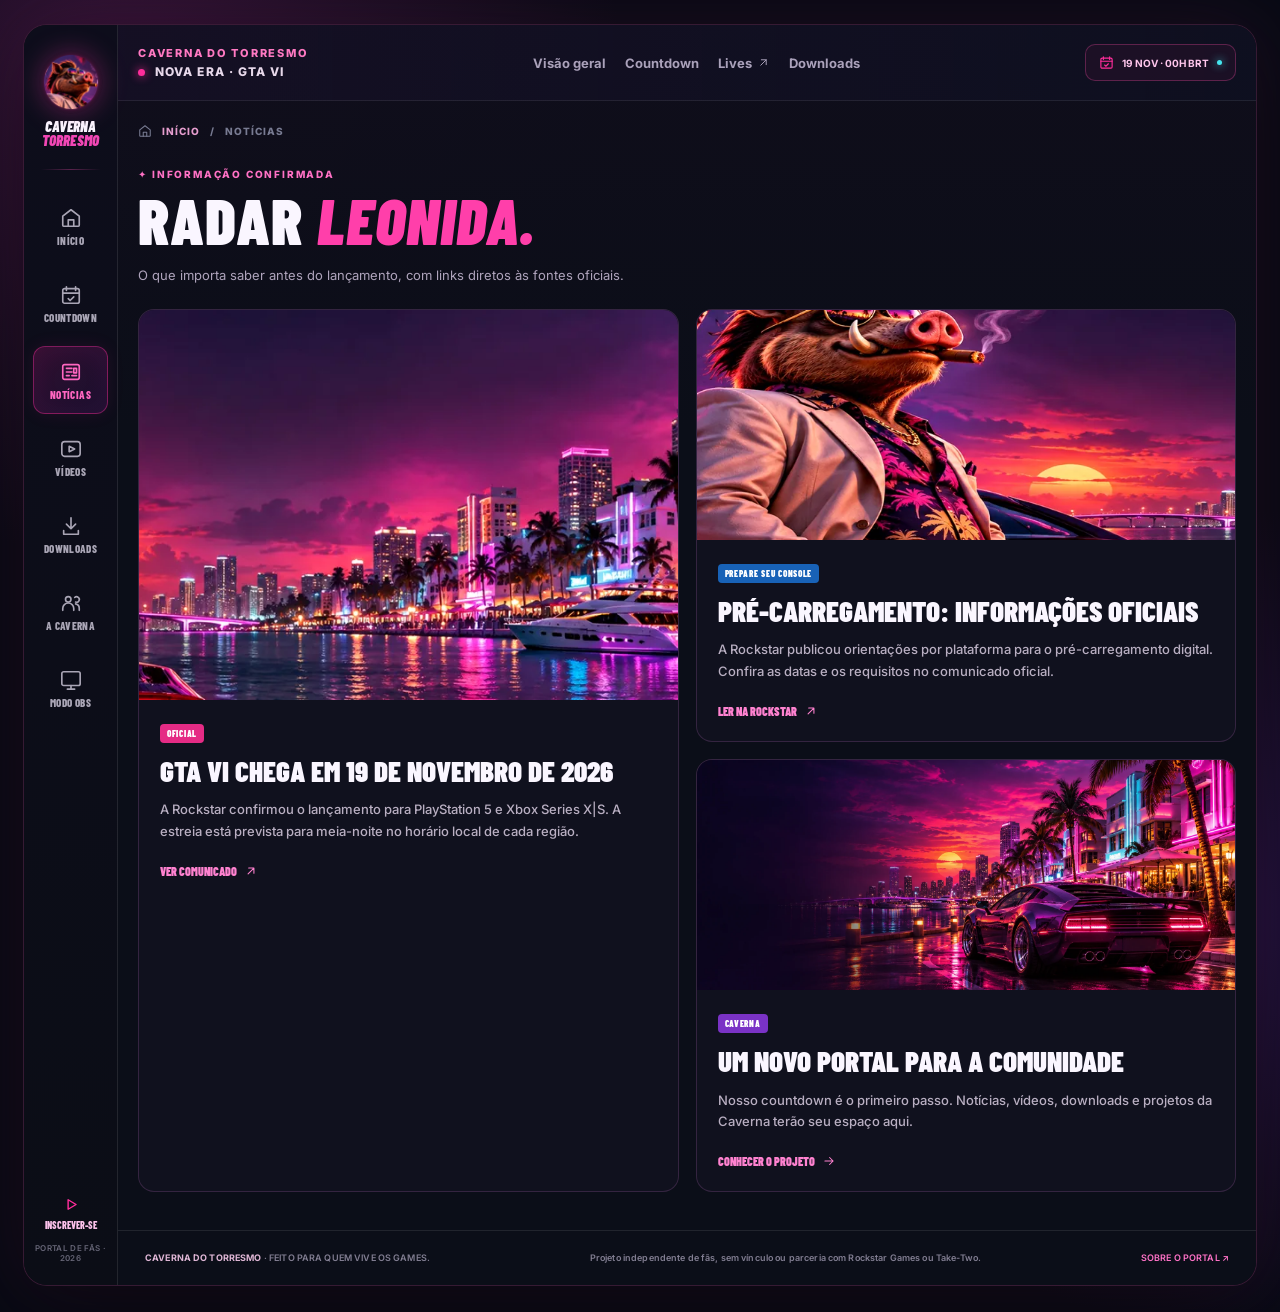
<file: noticias.html>
<!doctype html><html lang="pt-BR"><head><meta charset="utf-8"><meta name="viewport" content="width=device-width,initial-scale=1"><meta name="theme-color" content="#0a0c16"><meta name="description" content="Portal gamer Caverna do Torresmo. Contagem regressiva para GTA VI, lives, notícias e downloads da comunidade."><title>Notícias | Caverna do Torresmo</title><link rel="icon" href="assets/images/favicon.svg" type="image/svg+xml"><link rel="stylesheet" href="assets/css/site.css"><link rel="stylesheet" href="assets/css/premium-touch.css"><script defer src="assets/js/config.js"></script><script defer src="assets/js/app.js"></script></head><body class=""><div class="site-shell"><aside class="side-rail" id="side-rail"><a class="rail-brand" href="index.html" aria-label="Caverna do Torresmo - início"><img src="assets/images/pig-head-logo.png" alt="Porquinho mafioso da Caverna"><strong>CAVERNA<br><em>TORRESMO</em></strong></a><div class="rail-divider"></div><nav aria-label="Navegação principal"><a class="rail-link " href="index.html" aria-label="Início"><svg class="icon " viewBox="0 0 24 24" fill="none" stroke="currentColor" stroke-width="1.8" stroke-linecap="round" stroke-linejoin="round" aria-hidden="true"><path d="m3 10 9-7 9 7v10a1 1 0 0 1-1 1H4a1 1 0 0 1-1-1Z"/><path d="M9 21v-7h6v7"/></svg><span>Início</span></a><a class="rail-link " href="countdown.html" aria-label="Countdown"><svg class="icon " viewBox="0 0 24 24" fill="none" stroke="currentColor" stroke-width="1.8" stroke-linecap="round" stroke-linejoin="round" aria-hidden="true"><rect x="3" y="5" width="18" height="16" rx="2"/><path d="M7 3v4M17 3v4M3 10h18"/><path d="m9 16 2 2 4-4"/></svg><span>Countdown</span></a><a class="rail-link active" href="noticias.html" aria-label="Notícias"><svg class="icon " viewBox="0 0 24 24" fill="none" stroke="currentColor" stroke-width="1.8" stroke-linecap="round" stroke-linejoin="round" aria-hidden="true"><rect x="3" y="4" width="18" height="16" rx="2"/><path d="M7 8h6M7 12h6M7 16h3M15 8h3v5h-3zM13 16h5"/></svg><span>Notícias</span></a><a class="rail-link " href="https://www.youtube.com/@cavernadotorresmo" target="_blank" rel="noopener" aria-label="Vídeos"><svg class="icon " viewBox="0 0 24 24" fill="none" stroke="currentColor" stroke-width="1.8" stroke-linecap="round" stroke-linejoin="round" aria-hidden="true"><rect x="2" y="4" width="20" height="16" rx="3"/><path d="m10 9 6 3-6 3z"/></svg><span>Vídeos</span></a><a class="rail-link " href="downloads.html" aria-label="Downloads"><svg class="icon " viewBox="0 0 24 24" fill="none" stroke="currentColor" stroke-width="1.8" stroke-linecap="round" stroke-linejoin="round" aria-hidden="true"><path d="M12 3v12m-5-5 5 5 5-5"/><path d="M4 17v4h16v-4"/></svg><span>Downloads</span></a><a class="rail-link " href="sobre.html" aria-label="A Caverna"><svg class="icon " viewBox="0 0 24 24" fill="none" stroke="currentColor" stroke-width="1.8" stroke-linecap="round" stroke-linejoin="round" aria-hidden="true"><circle cx="9" cy="8" r="3"/><path d="M3 20v-2a6 6 0 0 1 12 0v2"/><path d="M17 11a3 3 0 1 0-1-5"/><path d="M21 20v-2a5 5 0 0 0-4-5"/></svg><span>A Caverna</span></a><a class="rail-link " href="obs.html" aria-label="Modo OBS"><svg class="icon " viewBox="0 0 24 24" fill="none" stroke="currentColor" stroke-width="1.8" stroke-linecap="round" stroke-linejoin="round" aria-hidden="true"><rect x="2" y="3" width="20" height="15" rx="2"/><path d="M8 22h8m-4-4v4"/></svg><span>Modo OBS</span></a></nav><div class="rail-bottom"><a class="rail-subscribe" href="https://www.youtube.com/@cavernadotorresmo?sub_confirmation=1" target="_blank" rel="noopener"><svg class="icon " viewBox="0 0 24 24" fill="none" stroke="currentColor" stroke-width="1.8" stroke-linecap="round" stroke-linejoin="round" aria-hidden="true"><path d="m9 6 10 6-10 6Z"/></svg> <span>INSCREVER-SE</span></a><span class="rail-small">PORTAL DE FÃS · 2026</span></div></aside><div class="site-main"><header class="top-nav"><button class="mobile-menu" id="mobile-menu" aria-controls="side-rail" aria-expanded="false" aria-label="Abrir menu"><svg class="icon " viewBox="0 0 24 24" fill="none" stroke="currentColor" stroke-width="1.8" stroke-linecap="round" stroke-linejoin="round" aria-hidden="true"><path d="M4 7h16M4 12h16M4 17h16"/></svg></button><div class="top-brand"><span class="top-brand-kicker">CAVERNA DO TORRESMO</span><strong><span class="live-signal"></span> NOVA ERA · GTA VI</strong></div><nav class="top-tabs" aria-label="Atalhos"><a class="" href="index.html">Visão geral</a><a class="" href="countdown.html">Countdown</a><a href="https://www.youtube.com/@cavernadotorresmo/live" target="_blank" rel="noopener">Lives <svg class="icon " viewBox="0 0 24 24" fill="none" stroke="currentColor" stroke-width="1.8" stroke-linecap="round" stroke-linejoin="round" aria-hidden="true"><path d="M7 17 17 7M8 7h9v9"/></svg></a><a href="downloads.html">Downloads</a></nav><a class="top-date" href="countdown.html"><svg class="icon " viewBox="0 0 24 24" fill="none" stroke="currentColor" stroke-width="1.8" stroke-linecap="round" stroke-linejoin="round" aria-hidden="true"><rect x="3" y="5" width="18" height="16" rx="2"/><path d="M7 3v4M17 3v4M3 10h18"/><path d="m9 16 2 2 4-4"/></svg> <strong>19 NOV · 00H BRT</strong><span class="top-pulse"></span></a></header><main class="content">
<div class="page-crumb"><svg class="icon " viewBox="0 0 24 24" fill="none" stroke="currentColor" stroke-width="1.8" stroke-linecap="round" stroke-linejoin="round" aria-hidden="true"><path d="m3 10 9-7 9 7v10a1 1 0 0 1-1 1H4a1 1 0 0 1-1-1Z"/><path d="M9 21v-7h6v7"/></svg> <a href="index.html">INÍCIO</a> <span>/</span> NOTÍCIAS</div><div class="subpage-title"><span class="tiny-tag">✦ INFORMAÇÃO CONFIRMADA</span><h1>RADAR <em>LEONIDA.</em></h1><p>O que importa saber antes do lançamento, com links diretos às fontes oficiais.</p></div><div class="news-grid"><article class="panel news-story featured"><img src="assets/images/card-gta.webp" alt="Cenário tropical e neon"/><div class="story-body"><span class="chip">OFICIAL</span><h2>GTA VI CHEGA EM 19 DE NOVEMBRO DE 2026</h2><p>A Rockstar confirmou o lançamento para PlayStation 5 e Xbox Series X|S. A estreia está prevista para meia-noite no horário local de cada região.</p><a href="https://support.rockstargames.com/articles/29jV3Cv2cCgvwM1XgtMO5o/grand-theft-auto-vi-regional-pre-load-and-release-times-on-playstation-5-and-xbox-series-x-or-s" target="_blank" rel="noopener">VER COMUNICADO <svg class="icon " viewBox="0 0 24 24" fill="none" stroke="currentColor" stroke-width="1.8" stroke-linecap="round" stroke-linejoin="round" aria-hidden="true"><path d="M7 17 17 7M8 7h9v9"/></svg></a></div></article><article class="panel news-story"><img src="assets/images/card-projetos.webp" alt="Paisagem tropical para games"/><div class="story-body"><span class="chip blue">PREPARE SEU CONSOLE</span><h2>PRÉ-CARREGAMENTO: INFORMAÇÕES OFICIAIS</h2><p>A Rockstar publicou orientações por plataforma para o pré-carregamento digital. Confira as datas e os requisitos no comunicado oficial.</p><a href="https://www.rockstargames.com/br/newswire/article/k4ak9okk485712/grand-theft-auto-vi-pre-load-begins-on-november-10" target="_blank" rel="noopener">LER NA ROCKSTAR <svg class="icon " viewBox="0 0 24 24" fill="none" stroke="currentColor" stroke-width="1.8" stroke-linecap="round" stroke-linejoin="round" aria-hidden="true"><path d="M7 17 17 7M8 7h9v9"/></svg></a></div></article><article class="panel news-story"><img src="assets/images/vice-street.webp" alt="Carro esportivo e luzes noturnas"/><div class="story-body"><span class="chip purple">CAVERNA</span><h2>UM NOVO PORTAL PARA A COMUNIDADE</h2><p>Nosso countdown é o primeiro passo. Notícias, vídeos, downloads e projetos da Caverna terão seu espaço aqui.</p><a href="sobre.html">CONHECER O PROJETO <svg class="icon " viewBox="0 0 24 24" fill="none" stroke="currentColor" stroke-width="1.8" stroke-linecap="round" stroke-linejoin="round" aria-hidden="true"><path d="M5 12h14m-6-6 6 6-6 6"/></svg></a></div></article></div></main><footer class="portal-footer"><span><b>CAVERNA DO TORRESMO</b> · FEITO PARA QUEM VIVE OS GAMES.</span><span>Projeto independente de fãs, sem vínculo ou parceria com Rockstar Games ou Take-Two.</span><a href="sobre.html">SOBRE O PORTAL ↗</a></footer></div></div><div class="mobile-shade" id="mobile-shade" hidden></div><script defer src="assets/js/premium-touch.js"></script></body></html>
</file>
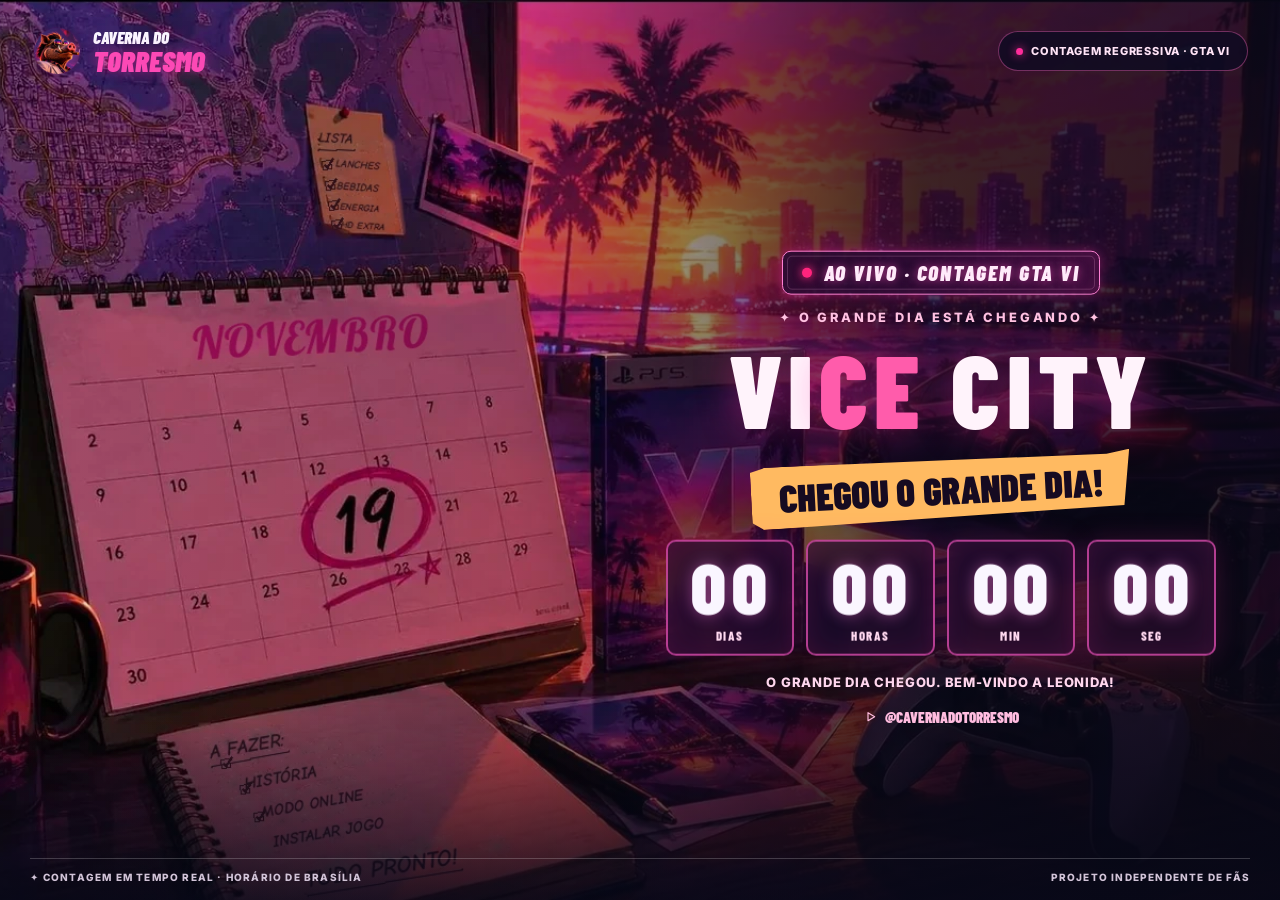
<file: obs.html>
<!doctype html><html lang="pt-BR"><head><meta charset="utf-8"><meta name="viewport" content="width=device-width,initial-scale=1"><meta name="theme-color" content="#0a0c16"><title>Countdown OBS · Caverna do Torresmo</title><link rel="stylesheet" href="assets/css/site.css"><link rel="stylesheet" href="assets/css/premium-touch.css"><script defer src="assets/js/config.js"></script><script defer src="assets/js/app.js"></script></head><body class="obs-body"><div class="obs-stage"><div class="obs-photo"></div><div class="obs-darken"></div><div class="obs-header"><a class="obs-logo" href="index.html"><img src="assets/images/pig-head-logo.png" alt=""/><span><small>CAVERNA DO</small><b>TORRESMO</b></span></a><span class="obs-tag"><span class="live-signal"></span> CONTAGEM REGRESSIVA · GTA VI</span></div><div class="obs-center"><div class="obs-live-marquee" aria-label="Live de contagem regressiva"><span class="obs-live-led" aria-hidden="true"></span> AO VIVO · CONTAGEM GTA VI</div><div class="obs-titleline">✦ O GRANDE DIA ESTÁ CHEGANDO ✦</div><h1>VI<span>CE</span> CITY</h1><span class="obs-ribbon" data-days-label>FALTAM 4 DIAS</span><div class="countdown-timer timer-obs" data-countdown role="timer" aria-label="Contagem regressiva para GTA VI"><div class="digit"><strong data-part="days">00</strong><small>DIAS</small></div><div class="digit"><strong data-part="hours">00</strong><small>HORAS</small></div><div class="digit"><strong data-part="minutes">00</strong><small>MIN</small></div><div class="digit"><strong data-part="seconds">00</strong><small>SEG</small></div></div><div class="obs-after" data-launch-status>19 NOV 2026 · 00H00 · HORÁRIO DE BRASÍLIA</div><a class="obs-youtube" href="https://www.youtube.com/@cavernadotorresmo/live" target="_blank" rel="noopener"><svg class="icon " viewBox="0 0 24 24" fill="none" stroke="currentColor" stroke-width="1.8" stroke-linecap="round" stroke-linejoin="round" aria-hidden="true"><path d="m9 6 10 6-10 6Z"/></svg> @CAVERNADOTORRESMO</a></div><div class="obs-footer"><span>✦ CONTAGEM EM TEMPO REAL · HORÁRIO DE BRASÍLIA</span><span>PROJETO INDEPENDENTE DE FÃS</span></div></div></body></html>
</file>
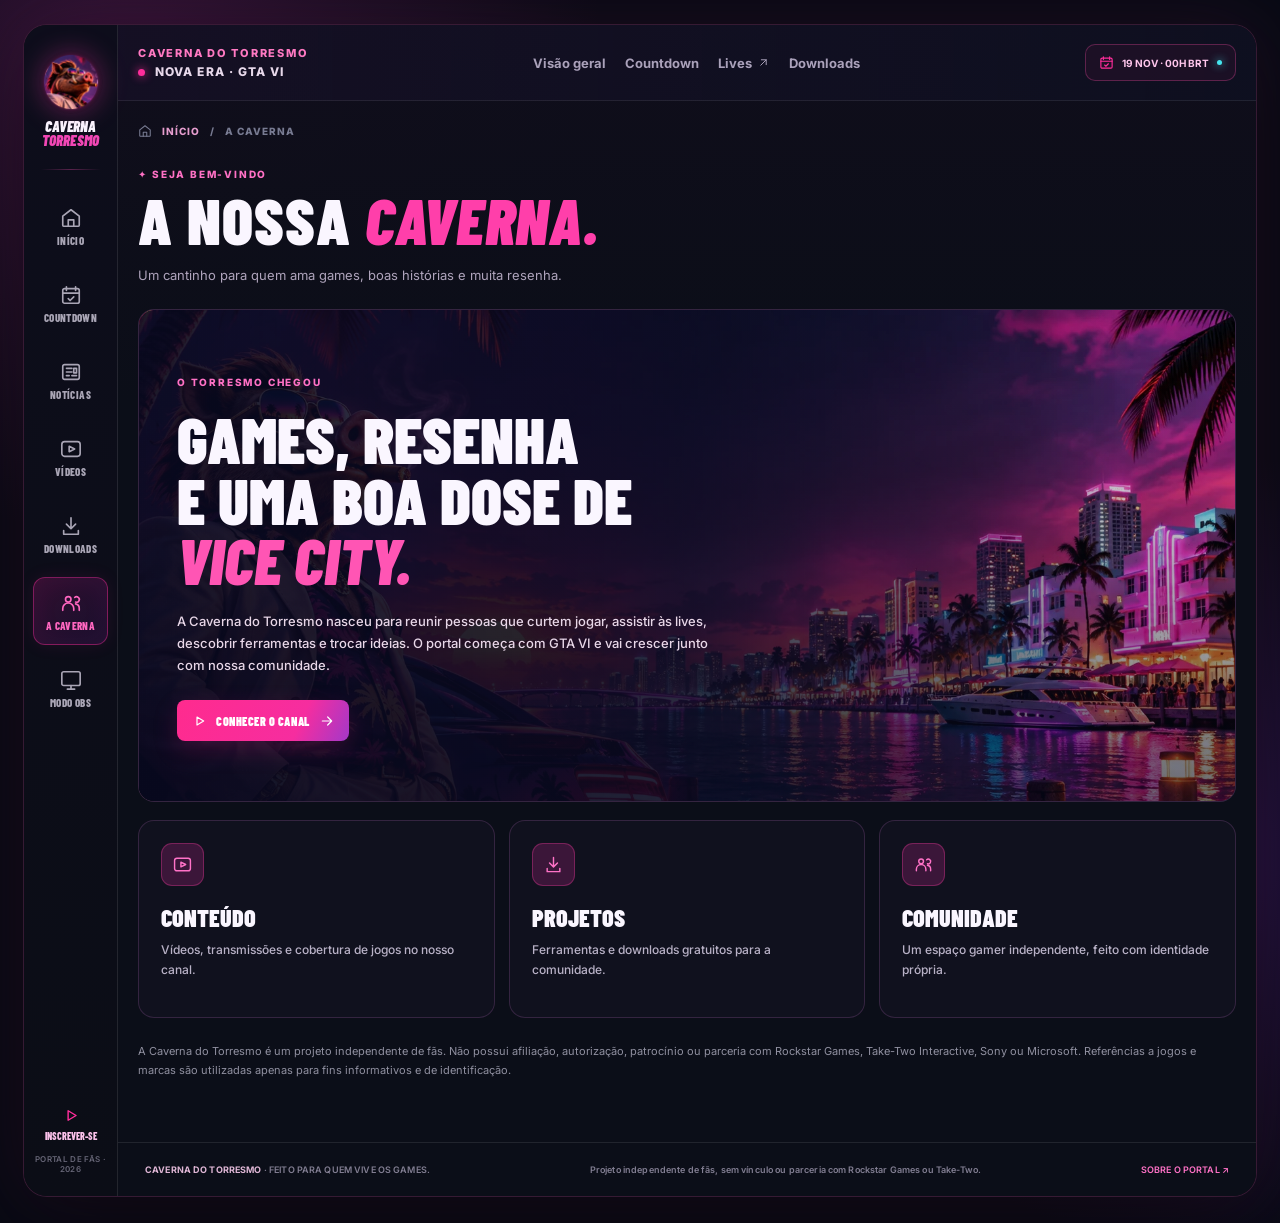
<file: sobre.html>
<!doctype html><html lang="pt-BR"><head><meta charset="utf-8"><meta name="viewport" content="width=device-width,initial-scale=1"><meta name="theme-color" content="#0a0c16"><meta name="description" content="Portal gamer Caverna do Torresmo. Contagem regressiva para GTA VI, lives, notícias e downloads da comunidade."><title>Sobre | Caverna do Torresmo</title><link rel="icon" href="assets/images/favicon.svg" type="image/svg+xml"><link rel="stylesheet" href="assets/css/site.css"><link rel="stylesheet" href="assets/css/premium-touch.css"><script defer src="assets/js/config.js"></script><script defer src="assets/js/app.js"></script></head><body class=""><div class="site-shell"><aside class="side-rail" id="side-rail"><a class="rail-brand" href="index.html" aria-label="Caverna do Torresmo - início"><img src="assets/images/pig-head-logo.png" alt="Porquinho mafioso da Caverna"><strong>CAVERNA<br><em>TORRESMO</em></strong></a><div class="rail-divider"></div><nav aria-label="Navegação principal"><a class="rail-link " href="index.html" aria-label="Início"><svg class="icon " viewBox="0 0 24 24" fill="none" stroke="currentColor" stroke-width="1.8" stroke-linecap="round" stroke-linejoin="round" aria-hidden="true"><path d="m3 10 9-7 9 7v10a1 1 0 0 1-1 1H4a1 1 0 0 1-1-1Z"/><path d="M9 21v-7h6v7"/></svg><span>Início</span></a><a class="rail-link " href="countdown.html" aria-label="Countdown"><svg class="icon " viewBox="0 0 24 24" fill="none" stroke="currentColor" stroke-width="1.8" stroke-linecap="round" stroke-linejoin="round" aria-hidden="true"><rect x="3" y="5" width="18" height="16" rx="2"/><path d="M7 3v4M17 3v4M3 10h18"/><path d="m9 16 2 2 4-4"/></svg><span>Countdown</span></a><a class="rail-link " href="noticias.html" aria-label="Notícias"><svg class="icon " viewBox="0 0 24 24" fill="none" stroke="currentColor" stroke-width="1.8" stroke-linecap="round" stroke-linejoin="round" aria-hidden="true"><rect x="3" y="4" width="18" height="16" rx="2"/><path d="M7 8h6M7 12h6M7 16h3M15 8h3v5h-3zM13 16h5"/></svg><span>Notícias</span></a><a class="rail-link " href="https://www.youtube.com/@cavernadotorresmo" target="_blank" rel="noopener" aria-label="Vídeos"><svg class="icon " viewBox="0 0 24 24" fill="none" stroke="currentColor" stroke-width="1.8" stroke-linecap="round" stroke-linejoin="round" aria-hidden="true"><rect x="2" y="4" width="20" height="16" rx="3"/><path d="m10 9 6 3-6 3z"/></svg><span>Vídeos</span></a><a class="rail-link " href="downloads.html" aria-label="Downloads"><svg class="icon " viewBox="0 0 24 24" fill="none" stroke="currentColor" stroke-width="1.8" stroke-linecap="round" stroke-linejoin="round" aria-hidden="true"><path d="M12 3v12m-5-5 5 5 5-5"/><path d="M4 17v4h16v-4"/></svg><span>Downloads</span></a><a class="rail-link active" href="sobre.html" aria-label="A Caverna"><svg class="icon " viewBox="0 0 24 24" fill="none" stroke="currentColor" stroke-width="1.8" stroke-linecap="round" stroke-linejoin="round" aria-hidden="true"><circle cx="9" cy="8" r="3"/><path d="M3 20v-2a6 6 0 0 1 12 0v2"/><path d="M17 11a3 3 0 1 0-1-5"/><path d="M21 20v-2a5 5 0 0 0-4-5"/></svg><span>A Caverna</span></a><a class="rail-link " href="obs.html" aria-label="Modo OBS"><svg class="icon " viewBox="0 0 24 24" fill="none" stroke="currentColor" stroke-width="1.8" stroke-linecap="round" stroke-linejoin="round" aria-hidden="true"><rect x="2" y="3" width="20" height="15" rx="2"/><path d="M8 22h8m-4-4v4"/></svg><span>Modo OBS</span></a></nav><div class="rail-bottom"><a class="rail-subscribe" href="https://www.youtube.com/@cavernadotorresmo?sub_confirmation=1" target="_blank" rel="noopener"><svg class="icon " viewBox="0 0 24 24" fill="none" stroke="currentColor" stroke-width="1.8" stroke-linecap="round" stroke-linejoin="round" aria-hidden="true"><path d="m9 6 10 6-10 6Z"/></svg> <span>INSCREVER-SE</span></a><span class="rail-small">PORTAL DE FÃS · 2026</span></div></aside><div class="site-main"><header class="top-nav"><button class="mobile-menu" id="mobile-menu" aria-controls="side-rail" aria-expanded="false" aria-label="Abrir menu"><svg class="icon " viewBox="0 0 24 24" fill="none" stroke="currentColor" stroke-width="1.8" stroke-linecap="round" stroke-linejoin="round" aria-hidden="true"><path d="M4 7h16M4 12h16M4 17h16"/></svg></button><div class="top-brand"><span class="top-brand-kicker">CAVERNA DO TORRESMO</span><strong><span class="live-signal"></span> NOVA ERA · GTA VI</strong></div><nav class="top-tabs" aria-label="Atalhos"><a class="" href="index.html">Visão geral</a><a class="" href="countdown.html">Countdown</a><a href="https://www.youtube.com/@cavernadotorresmo/live" target="_blank" rel="noopener">Lives <svg class="icon " viewBox="0 0 24 24" fill="none" stroke="currentColor" stroke-width="1.8" stroke-linecap="round" stroke-linejoin="round" aria-hidden="true"><path d="M7 17 17 7M8 7h9v9"/></svg></a><a href="downloads.html">Downloads</a></nav><a class="top-date" href="countdown.html"><svg class="icon " viewBox="0 0 24 24" fill="none" stroke="currentColor" stroke-width="1.8" stroke-linecap="round" stroke-linejoin="round" aria-hidden="true"><rect x="3" y="5" width="18" height="16" rx="2"/><path d="M7 3v4M17 3v4M3 10h18"/><path d="m9 16 2 2 4-4"/></svg> <strong>19 NOV · 00H BRT</strong><span class="top-pulse"></span></a></header><main class="content">
<div class="page-crumb"><svg class="icon " viewBox="0 0 24 24" fill="none" stroke="currentColor" stroke-width="1.8" stroke-linecap="round" stroke-linejoin="round" aria-hidden="true"><path d="m3 10 9-7 9 7v10a1 1 0 0 1-1 1H4a1 1 0 0 1-1-1Z"/><path d="M9 21v-7h6v7"/></svg> <a href="index.html">INÍCIO</a> <span>/</span> A CAVERNA</div><div class="subpage-title"><span class="tiny-tag">✦ SEJA BEM-VINDO</span><h1>A NOSSA <em>CAVERNA.</em></h1><p>Um cantinho para quem ama games, boas histórias e muita resenha.</p></div><section class="about-cover panel"><img src="assets/images/vice-city-caverna.webp" alt="Javali mafioso diante de cidade tropical ao pôr do sol"/><div class="about-copy"><span class="tiny-tag">O TORRESMO CHEGOU</span><h2>GAMES, RESENHA<br>E UMA BOA DOSE DE <em>VICE CITY.</em></h2><p>A Caverna do Torresmo nasceu para reunir pessoas que curtem jogar, assistir às lives, descobrir ferramentas e trocar ideias. O portal começa com GTA VI e vai crescer junto com nossa comunidade.</p><a class="action primary" href="https://www.youtube.com/@cavernadotorresmo" target="_blank" rel="noopener"><svg class="icon " viewBox="0 0 24 24" fill="none" stroke="currentColor" stroke-width="1.8" stroke-linecap="round" stroke-linejoin="round" aria-hidden="true"><path d="m9 6 10 6-10 6Z"/></svg> CONHECER O CANAL <svg class="icon " viewBox="0 0 24 24" fill="none" stroke="currentColor" stroke-width="1.8" stroke-linecap="round" stroke-linejoin="round" aria-hidden="true"><path d="M5 12h14m-6-6 6 6-6 6"/></svg></a></div></section><div class="countdown-bottom-grid"><div class="panel info-block"><div class="info-icon"><svg class="icon " viewBox="0 0 24 24" fill="none" stroke="currentColor" stroke-width="1.8" stroke-linecap="round" stroke-linejoin="round" aria-hidden="true"><rect x="2" y="4" width="20" height="16" rx="3"/><path d="m10 9 6 3-6 3z"/></svg></div><h2>CONTEÚDO</h2><p>Vídeos, transmissões e cobertura de jogos no nosso canal.</p></div><div class="panel info-block"><div class="info-icon"><svg class="icon " viewBox="0 0 24 24" fill="none" stroke="currentColor" stroke-width="1.8" stroke-linecap="round" stroke-linejoin="round" aria-hidden="true"><path d="M12 3v12m-5-5 5 5 5-5"/><path d="M4 17v4h16v-4"/></svg></div><h2>PROJETOS</h2><p>Ferramentas e downloads gratuitos para a comunidade.</p></div><div class="panel info-block"><div class="info-icon"><svg class="icon " viewBox="0 0 24 24" fill="none" stroke="currentColor" stroke-width="1.8" stroke-linecap="round" stroke-linejoin="round" aria-hidden="true"><circle cx="9" cy="8" r="3"/><path d="M3 20v-2a6 6 0 0 1 12 0v2"/><path d="M17 11a3 3 0 1 0-1-5"/><path d="M21 20v-2a5 5 0 0 0-4-5"/></svg></div><h2>COMUNIDADE</h2><p>Um espaço gamer independente, feito com identidade própria.</p></div></div><p class="disclaimer">A Caverna do Torresmo é um projeto independente de fãs. Não possui afiliação, autorização, patrocínio ou parceria com Rockstar Games, Take-Two Interactive, Sony ou Microsoft. Referências a jogos e marcas são utilizadas apenas para fins informativos e de identificação.</p></main><footer class="portal-footer"><span><b>CAVERNA DO TORRESMO</b> · FEITO PARA QUEM VIVE OS GAMES.</span><span>Projeto independente de fãs, sem vínculo ou parceria com Rockstar Games ou Take-Two.</span><a href="sobre.html">SOBRE O PORTAL ↗</a></footer></div></div><div class="mobile-shade" id="mobile-shade" hidden></div><script defer src="assets/js/premium-touch.js"></script></body></html>
</file>
<file: assets/css/site.css>
@import url('https://fonts.googleapis.com/css2?family=Barlow+Condensed:ital,wght@0,500;0,600;0,700;0,800;0,900;1,700;1,800;1,900&family=Inter:wght@400;500;600;700;800;900&family=Permanent+Marker&display=swap');
:root{--bg:#090b15;--tile:#10111e;--tile2:#151323;--line:rgba(238,139,239,.16);--pink:#ff2d9b;--pinkLight:#ff77c5;--purple:#a444ff;--cyan:#45e5ee;--gold:#ffbe70;--txt:#faf6ff;--muted:#a5a4b8;--display:'Barlow Condensed',Impact,'Arial Narrow',sans-serif;--body:'Inter',system-ui,Arial,sans-serif;--script:'Permanent Marker','Segoe Script',cursive}
*{box-sizing:border-box}html{scroll-behavior:smooth}body{margin:0;background:radial-gradient(circle at 10% 5%,#341437 0,transparent 29%),radial-gradient(circle at 95% 70%,#231342 0,transparent 27%),var(--bg);color:var(--txt);font-family:var(--body);overflow-x:hidden}a{color:inherit;text-decoration:none}button{font:inherit}button,a{-webkit-tap-highlight-color:transparent}img{max-width:100%;display:block}a:focus-visible,button:focus-visible{outline:3px solid var(--cyan);outline-offset:3px}.icon{width:19px;height:19px;flex:none;vertical-align:middle}::selection{background:#ff2d9b;color:white}
.site-shell{width:min(1620px,calc(100% - 46px));margin:24px auto 26px;display:grid;grid-template-columns:112px minmax(0,1fr);border:1px solid rgba(255,97,197,.19);background:rgba(8,10,18,.88);min-height:calc(100vh - 48px);border-radius:24px;overflow:hidden;box-shadow:0 20px 100px #0008,0 0 70px #be2f9725}.side-rail{background:linear-gradient(180deg,#0d0d1b,#0b0d16);border-right:1px solid #ffffff19;padding:25px 9px 22px;display:flex;flex-direction:column;align-items:center;z-index:12}.rail-brand{display:flex;flex-direction:column;align-items:center;text-align:center;gap:5px}.rail-brand img{height:64px;width:64px;border-radius:50%;filter:drop-shadow(0 0 14px #ff3cac66)}.rail-brand strong{font:900 15px/.94 var(--display);font-style:italic;letter-spacing:.005em}.rail-brand em{font-style:italic;color:#f247b5}.rail-divider{height:1px;background:linear-gradient(90deg,transparent,#e14aa55b,transparent);width:80%;margin:22px 0}.side-rail nav{display:flex;flex-direction:column;align-items:stretch;width:100%;gap:9px}.rail-link{display:flex;flex-direction:column;align-items:center;justify-content:center;gap:6px;min-height:68px;color:#a9a5b5;border:1px solid transparent;border-radius:12px;transition:background .2s,color .2s,transform .2s}.rail-link .icon{width:22px;height:22px}.rail-link span{font:800 11px/1 var(--display);letter-spacing:.035em;text-transform:uppercase}.rail-link.active,.rail-link:hover{color:#ff66c0;background:linear-gradient(140deg,#64145069,#2a164d66);border-color:#ff2d9b6b;box-shadow:inset 0 0 26px #ff2d9b13,0 0 18px #ff2d9b16}.rail-link:hover{transform:translateY(-1px)}.rail-bottom{margin-top:auto;display:flex;flex-direction:column;align-items:center;gap:12px}.rail-subscribe{display:flex;flex-direction:column;align-items:center;text-align:center;gap:5px;color:#fbc1ea}.rail-subscribe .icon{color:var(--pink)}.rail-subscribe span{font:800 10px var(--display)}.rail-small{font:600 8px var(--body);letter-spacing:.04em;text-align:center;color:#666576}.site-main{min-width:0;background:linear-gradient(180deg,rgba(18,15,30,.75),#0b0e18 32%)}.top-nav{height:76px;display:flex;align-items:center;justify-content:space-between;gap:28px;padding:0 30px;border-bottom:1px solid #ffffff14;background:linear-gradient(90deg,#19112c7a,#0e1021c7)}.top-brand{display:flex;flex-direction:column;gap:4px;white-space:nowrap}.top-brand-kicker{font:800 11px var(--body);letter-spacing:.16em;color:#ff79c2}.top-brand strong{font:800 12px var(--body);color:#e7d8ea;letter-spacing:.09em}.live-signal{display:inline-block;height:7px;width:7px;border-radius:50%;background:var(--pink);box-shadow:0 0 10px var(--pink);margin-right:6px;animation:pulse 1.9s ease-in-out infinite}@keyframes pulse{50%{opacity:.55;box-shadow:0 0 17px var(--pink)}}.top-tabs{display:flex;align-self:stretch;gap:35px;align-items:center}.top-tabs a{display:flex;gap:5px;align-items:center;position:relative;font:700 13px var(--body);white-space:nowrap;color:#aaa1ba;transition:color .2s}.top-tabs a .icon{width:13px;height:13px}.top-tabs a:hover,.top-tabs a.selected{color:white}.top-tabs a.selected:after,.top-tabs a:hover:after{content:'';position:absolute;bottom:-28px;height:2px;left:0;right:0;background:var(--pink);box-shadow:0 0 13px var(--pink)}.top-date{padding:10px 13px;border:1px solid #ff51a84a;border-radius:10px;color:#ffc6ec;display:flex;align-items:center;gap:8px;font-size:10px;white-space:nowrap;background:#6e185022}.top-date .icon{width:15px;height:15px;color:var(--pink)}.top-pulse{height:5px;width:5px;background:var(--cyan);border-radius:50%;box-shadow:0 0 8px var(--cyan)}.mobile-menu{display:none}.content{padding:27px 26px 44px;min-height:50vh}.panel{background:var(--tile);border:1px solid var(--line);border-radius:16px;overflow:hidden}.section-mini-header{display:flex;align-items:center;justify-content:space-between;font:700 10px var(--body);letter-spacing:.095em;color:#b3a7bc;margin:0 1px 18px}.fresh-badge{border-radius:30px;border:1px solid #fb52a957;background:#fc359e15;padding:8px 12px;color:#f8b5e5}.mini-star{color:var(--pink)}.hero-layout{display:grid;grid-template-columns:minmax(0,1fr) 280px;gap:15px;align-items:stretch}.main-hero{position:relative;min-height:445px;border-color:#ff48b76a}.hero-image{position:absolute;inset:0;background:url('../images/vice-street.webp') center center / cover no-repeat;transform:scale(1.01)}.hero-shading{position:absolute;inset:0;background:linear-gradient(90deg,#100d25ee 0%,#130b26da 22%,#10102185 49%,#120b290b 78%),linear-gradient(0deg,#160b28a1 0%,transparent 55%)}.hero-content{position:relative;z-index:1;max-width:570px;padding:43px 34px 45px}.hero-eyebrow,.meta-eyebrow{font:800 10px var(--body);letter-spacing:.17em;color:#ffd0eb}.hero-eyebrow .icon{width:14px;height:14px;color:var(--pink);margin-right:5px}.hero-pretitle{font:italic 800 clamp(23px,2.5vw,37px)/1 var(--display);color:#ffd3f0;display:block;margin:30px 0 0;letter-spacing:.03em;text-transform:uppercase}.script-heading{font:400 clamp(56px,6.5vw,104px)/1.08 var(--script);color:#fff7fa;text-shadow:3px 5px 0 #ff168b,0 0 15px #ff30a1,0 0 45px #ea398f80;margin:5px 0 8px;transform:rotate(-3deg);transform-origin:left center;letter-spacing:-.045em;white-space:nowrap}.script-line{display:block;width:65%;height:5px;background:linear-gradient(90deg,#ff2da4,#ffc9ec,transparent);border-radius:50%;transform:skew(-18deg);box-shadow:0 0 8px #ff2da4}.hero-sub{font:800 14px var(--display);color:var(--cyan);letter-spacing:.15em;margin:17px 0 16px}.hero-description{font-size:13px;line-height:1.65;color:#e4dce8;max-width:365px;margin:0 0 22px}.hero-buttons,.count-actions,.download-actions{display:flex;flex-wrap:wrap;gap:10px}.action{display:inline-flex;align-items:center;justify-content:center;gap:9px;min-height:41px;padding:10px 14px;border-radius:8px;font:900 12px var(--display);letter-spacing:.045em;white-space:nowrap;transition:transform .2s,filter .2s;cursor:pointer}.action:hover{transform:translateY(-2px);filter:brightness(1.15)}.action .icon{width:16px;height:16px}.primary{background:linear-gradient(115deg,#ff2b8e,#f62d9f 70%,#a338c9);color:white;box-shadow:0 9px 25px #d7187f37}.glass{background:#0d0c22b0;border:1px solid #a2b3db72}.secondary{background:#e72189;color:white}.quiet{border:1px solid #ffacd355;background:#110d24c9;color:#ffcfef}.hero-corner{position:absolute;right:16px;bottom:14px;color:#ffe2f3;font:800 11px var(--body);letter-spacing:.08em;text-shadow:0 0 12px #000}.hero-corner span{font-size:17px;color:#ffe8a3}.hero-side{display:flex;flex-direction:column;gap:14px}.overview{padding:16px;min-height:282px}.tile-head{display:flex;justify-content:space-between;align-items:center;gap:12px}.tile-head h2{font:900 20px var(--display);letter-spacing:.02em;margin:0;color:#ff58bb}.tile-head .icon{color:var(--pink);width:19px;height:19px}.overview-photo{height:95px;border:1px solid #ff2da443;margin:11px 0 12px;border-radius:10px;background:url('../images/vice-city-caverna.webp') 68% 57%/cover no-repeat}.overview p,.watch-panel p,.quick-links p{font:500 11px/1.55 var(--body);color:#b6b1c4;margin:6px 0 9px}.overview-facts{display:flex;flex-wrap:wrap;gap:7px}.overview-facts span{display:flex;align-items:center;gap:4px;font:700 10px var(--display);background:#d92c7a1e;border:1px solid #da37862d;padding:5px 7px;border-radius:6px;color:#ffb3dc}.overview-facts .icon{width:13px;height:13px}.tiny-link{margin-top:12px;color:#ff74c6;display:flex;align-items:center;justify-content:flex-end;gap:6px;font:900 11px var(--display)}.tiny-link .icon{width:13px;height:13px}.watch-panel{padding:17px;flex:1;display:flex;flex-direction:column;background:radial-gradient(circle at 80% 10%,#53204786,transparent 50%),linear-gradient(140deg,#181224,#110f1d)}.watch-top{display:flex;justify-content:space-between;gap:4px;align-items:center;color:#ffb9db;font:900 11px var(--display);letter-spacing:.05em}.watch-top>span:last-child{background:#d81d79;border-radius:4px;padding:4px 6px;color:white}.watch-panel h2{font:900 26px/.98 var(--display);margin:13px 0 4px;text-transform:uppercase}.watch-panel .action{margin-top:auto;width:100%;font-size:11px;min-height:35px;padding:7px}.watch-panel p{font-size:11px;margin:6px 0 15px}.section-heading{display:flex;align-items:flex-end;justify-content:space-between;gap:15px;margin:32px 1px 13px}.section-heading h2,.subpage-title h1{font:900 clamp(25px,3vw,40px)/1 var(--display);text-transform:uppercase;margin:6px 0 0;letter-spacing:.015em}.section-heading h2 em,.subpage-title h1 em{font-style:italic;color:#ff3faa}.section-heading>a{font:900 12px var(--display);letter-spacing:.05em;color:#ff7dcf;display:flex;align-items:center;gap:6px;white-space:nowrap}.section-heading>a .icon{width:14px;height:14px}.tiny-tag{color:#ff71c5;font:800 10px var(--body);letter-spacing:.18em}.countdown-feature{height:442px;position:relative;border:1px solid #ff4b9d4d;box-shadow:inset 0 0 0 1px #ffffff04}.count-photo,.dedicated-photo,.obs-photo{position:absolute;inset:0;background:url('../images/calendario-gta6.webp') center/cover no-repeat}.count-veil{position:absolute;inset:0;background:linear-gradient(90deg,rgba(5,6,17,.10) 0%,rgba(5,7,20,.18) 35%,rgba(9,8,23,.88) 69%,rgba(9,8,23,.89) 100%),linear-gradient(0deg,#100b1cc4 0%,transparent 32%)}.count-content{position:absolute;z-index:1;top:25px;bottom:20px;right:22px;width:min(46%,530px);display:flex;align-items:flex-start;flex-direction:column;justify-content:center;padding:10px 14px 9px 18px}.count-content .meta-eyebrow{display:flex;align-items:center;gap:7px;font-size:9px;color:#ffcde9}.meta-eyebrow .icon{width:16px;height:16px;color:var(--pink)}.count-content h2{font:900 clamp(34px,4vw,64px)/.92 var(--display);text-transform:uppercase;margin:12px 0 12px;text-shadow:0 3px 18px #0009}.count-content h2 em{color:#ff48af;font-style:italic}.count-content p{font:500 11px/1.6 var(--body);color:#f3dfea;max-width:335px;margin:0 0 14px}.count-ribbon,.obs-ribbon{font:900 20px var(--display);color:#160b21;background:#ffba61;display:inline-block;padding:5px 19px;transform:rotate(-3deg);clip-path:polygon(0% 7%,4% 0%,94% 6%,100% 0%,98% 90%,3% 100%,0 88%);box-shadow:0 0 25px #ffae6166;margin:1px 0 14px}.countdown-timer{display:grid;grid-template-columns:repeat(4,minmax(0,1fr));gap:8px;width:100%;max-width:390px}.digit{border-radius:10px;border:1px solid #ff59c7aa;background:#260a2cba;backdrop-filter:blur(8px);display:flex;flex-direction:column;align-items:center;justify-content:center;min-width:0;padding:8px 3px;box-shadow:inset 0 0 18px #ff2baf1c,0 0 15px #fe3eac1c}.digit strong{font:900 clamp(33px,3.5vw,57px)/1 var(--display);letter-spacing:.02em;text-shadow:0 0 15px #ff76db70;font-variant-numeric:tabular-nums}.digit small{font:800 10px var(--display);letter-spacing:.11em;margin-top:5px;color:#ffd9f0}.count-actions{margin-top:14px;gap:7px}.count-actions .action{min-height:35px;font-size:11px;padding:8px 10px}.count-source{font:700 8px/1.5 var(--body);color:#e3c6d9;margin-top:10px;letter-spacing:.01em}.count-source a{color:#fff;text-decoration:underline;text-underline-offset:2px}.count-art-note{position:absolute;bottom:17px;left:20px;background:#070816b9;backdrop-filter:blur(8px);font:800 10px var(--body);color:#ffedfc;letter-spacing:.12em;padding:9px 11px;border-radius:8px;z-index:1}.count-art-note .dot{display:inline-block;width:7px;height:7px;border-radius:50%;background:#fa379c;box-shadow:0 0 10px #ff41b6;margin-right:7px}.feature-mosaic{display:grid;grid-template-columns:minmax(0,1fr) 280px;gap:15px;margin-top:16px}.section-heading.compact{margin:10px 0 13px}.updates-grid{display:grid;grid-template-columns:repeat(3,minmax(0,1fr));gap:12px}.update-card{background:#10111f;border:1px solid #f23e9c37;border-radius:12px;overflow:hidden;transition:transform .2s,box-shadow .2s}.update-card:hover{transform:translateY(-4px);box-shadow:0 16px 35px #0007}.update-card img{height:112px;width:100%;object-fit:cover}.update-data{padding:13px}.chip{font:900 9px var(--display);letter-spacing:.08em;color:#fff;padding:4px 7px;background:#e52b85;border-radius:4px;display:inline-block}.chip.purple{background:#7a32c6}.chip.blue{background:#1862b7}.update-data strong{font:900 19px/1.1 var(--display);display:block;margin:11px 0 6px}.update-data small{color:#aeacbf;line-height:1.4;font-size:10px;display:block}.quick-links{margin-top:10px;padding:16px 17px;display:flex;flex-direction:column;gap:8px}.quick-links .tile-head{margin-bottom:4px}.quick-links>p{font-size:11px;margin:0 0 9px}.quick-links>a{font-size:12px;font-weight:700;display:flex;gap:9px;align-items:center;padding:9px 4px;border-bottom:1px solid #ffffff15}.quick-links>a .icon{color:#ff4fae;width:16px;height:16px}.quick-links>a>span{margin-left:auto;font:800 11px var(--display);color:#ff81ce}.quick-links>a:hover{color:#ff7bc4}.quick-note{border-radius:9px;margin-top:auto;padding:11px;background:#49204754;color:#d6bacf;font:700 10px/1.6 var(--body)}.portal-footer{display:flex;justify-content:space-between;align-items:center;gap:16px;padding:20px 27px;border-top:1px solid #ffffff17;color:#827e92;font:600 9px/1.5 var(--body);letter-spacing:.015em}.portal-footer b{color:#dfb6d5}.portal-footer a{color:#ff72c7}.page-crumb{display:flex;gap:10px;align-items:center;color:#787b92;font:800 10px var(--body);letter-spacing:.1em}.page-crumb a{color:#e59dce}.page-crumb .icon{width:14px;height:14px}.subpage-title{margin:24px 0 23px}.subpage-title h1{font-size:clamp(40px,5vw,68px);margin:6px 0 6px}.subpage-title>p{max-width:700px;color:#afa4bc;font-size:13px;line-height:1.6}.countdown-dedicated{height:min(61vw,610px);min-height:490px;position:relative;border-color:#ef53ad75}.dedicated-shade{position:absolute;inset:0;background:linear-gradient(0deg,#050611fa,transparent 67%),linear-gradient(90deg,transparent 43%,#0b0b20a5)}.dedicated-top{position:absolute;top:22px;left:26px;right:25px;z-index:1;display:flex;justify-content:space-between;align-items:center;font:900 11px var(--body);color:#f4cbec;letter-spacing:.05em}.dedicated-top a{display:flex;align-items:center;gap:5px;border:1px solid #ffffff5b;padding:9px 12px;border-radius:10px;background:#050a18a1}.dedicated-top .icon{width:13px;height:13px}.dedicated-bottom{position:absolute;bottom:30px;left:30px;right:30px;display:flex;align-items:end;justify-content:space-between;gap:30px;z-index:1}.dedicated-info h2{font:900 clamp(47px,5vw,75px)/.9 var(--display);margin:12px 0}.dedicated-info h2 em{color:#fe4dac;font-style:italic}.dedicated-info p{font:600 13px var(--body);color:#edcee3}.dedicated-count{width: min(51%,460px);display:flex;flex-direction:column;align-items:flex-end}.timer-dedicated{max-width:460px}.timer-dedicated .digit{padding:12px 3px}.timer-dedicated .digit strong{font-size:clamp(40px,4.4vw,75px)}.time-notice{font:800 9px var(--body);margin-top:14px;color:#f6d7ee;letter-spacing:.08em}.countdown-bottom-grid{display:grid;grid-template-columns:repeat(3,minmax(0,1fr));gap:14px;margin-top:18px}.info-block{padding:22px;min-height:198px}.info-icon{width:43px;height:43px;background:#6d1c5877;border:1px solid #f13b9a58;display:grid;place-items:center;border-radius:11px;color:#ff72c7}.info-block h2{font:900 24px var(--display);margin:17px 0 8px}.info-block p{font:500 12px/1.65 var(--body);color:#b9b2c7;margin:0 0 13px}.info-block a,.text-button{color:#ff78cc;font:900 12px var(--display);display:inline-flex;align-items:center;gap:7px;background:none;border:0;padding:0;cursor:pointer}.info-block a .icon,.text-button .icon{width:14px;height:14px}.news-grid{display:grid;grid-template-columns:repeat(2,minmax(0,1fr));gap:17px}.news-story{display:flex;flex-direction:column}.news-story img{width:100%;height:230px;object-fit:cover}.news-story.featured{grid-row:span 2}.news-story.featured img{height:390px}.story-body{padding:21px}.story-body h2{font:900 29px/1.05 var(--display);margin:13px 0}.story-body p{font:500 13px/1.65 var(--body);color:#b9afc2}.story-body a{display:inline-flex;align-items:center;gap:7px;color:#ff82d0;font:900 12px var(--display);margin-top:9px}.story-body a .icon{width:14px;height:14px}.download-layout{display:grid;grid-template-columns:minmax(0,1fr) 290px;gap:15px}.featured-download{display:flex;flex-direction:column}.featured-download>img{height:290px;width:100%;object-fit:cover}.featured-download>div{padding:25px}.featured-download h2{font:900 42px/.95 var(--display);margin:13px 0}.featured-download h2 em{color:#ff4fad;font-style:italic}.featured-download p{font:500 13px/1.7 var(--body);color:#c6b8d0;max-width:650px}.download-actions{margin-top:19px}.coming-item{font:700 11px var(--body);padding:12px 3px;border-bottom:1px solid #ffffff17;color:#ddd1e6}.coming-item span{display:block;color:#fa6fba;font:900 10px var(--display);padding:7px 0 0 11px}.about-cover{position:relative;min-height:470px}.about-cover>img{position:absolute;inset:0;width:100%;height:100%;object-fit:cover;object-position:center}.about-cover::after{content:'';position:absolute;inset:0;background:linear-gradient(90deg,#08091fe8,#090a21bf 49%,transparent 90%),linear-gradient(0deg,#07081999,transparent)}.about-copy{position:relative;z-index:1;max-width:620px;padding:60px 38px}.about-copy h2{font:900 clamp(38px,5vw,67px)/.95 var(--display);margin:19px 0}.about-copy h2 em{font-style:italic;color:#ff55b4}.about-copy p{font:500 13px/1.7 var(--body);color:#e8d7e8;margin:0 0 24px}.disclaimer{font-size:11px;color:#9090a0;line-height:1.7;margin:24px auto}.obs-body{margin:0;background:#040611;min-height:100vh}.obs-stage{height:100vh;min-height:560px;width:100%;position:relative;overflow:hidden;background:#11111d}.obs-photo{background-position:center 49%;filter:saturate(1.14)}.obs-darken{position:absolute;inset:0;background:linear-gradient(90deg,#06071a05 0%,#09071830 40%,#070818c7 72%,#080817da 100%),linear-gradient(0deg,#060817d5 0%,transparent 22%)}.obs-header{position:absolute;top:24px;left:30px;right:32px;display:flex;align-items:center;justify-content:space-between;z-index:2;gap:12px}.obs-logo{display:flex;gap:9px;align-items:center}.obs-logo img{height:54px;width:54px;object-fit:contain}.obs-logo span{display:flex;flex-direction:column;line-height:1}.obs-logo small{font:900 17px var(--display);font-style:italic}.obs-logo b{color:#fc49b5;font:italic 900 29px/.95 var(--display);text-shadow:0 0 14px #ff2da77c}.obs-tag{border:1px solid #f663b66b;background:#0d0b21cc;color:#ffe3f6;font:800 11px var(--body);letter-spacing:.07em;border-radius:100px;padding:12px 17px}.obs-center{position:absolute;z-index:2;top:50%;transform:translateY(-42%);left:52%;right:5%;display:flex;flex-direction:column;align-items:center;text-align:center}.obs-titleline{color:#ffc4e3;font:800 clamp(10px,1vw,16px) var(--body);letter-spacing:.22em}.obs-center h1{font:900 clamp(60px,8vw,154px)/1 var(--display);letter-spacing:.06em;margin:12px 0 13px;text-shadow:0 0 38px #ff2ca776;color:#fff3fb;white-space:nowrap}.obs-center h1 span{color:#ff5cab}.obs-ribbon{font-size:clamp(26px,3vw,56px);margin:6px 0 19px;padding:8px 28px}.timer-obs{max-width:710px;gap:12px}.timer-obs .digit{min-height:116px;border-width:2px;background:#220d2cba;box-shadow:0 0 28px #ff2f9c2b,inset 0 0 28px #ff30a121}.timer-obs .digit strong{font-size:clamp(50px,5.6vw,100px)}.timer-obs .digit small{font-size:clamp(10px,1vw,19px)}.obs-after{font:800 13px var(--body);margin-top:18px;color:#ffd7ee;letter-spacing:.06em}.obs-youtube{display:flex;align-items:center;gap:7px;color:#ffbcdf;font:900 15px var(--display);margin-top:18px}.obs-youtube .icon{width:16px;height:16px}.obs-footer{position:absolute;z-index:2;bottom:17px;left:30px;right:30px;display:flex;justify-content:space-between;font:800 10px var(--body);color:#d2c4d8;letter-spacing:.12em;border-top:1px solid #ffffff33;padding-top:12px}.mobile-shade{display:none}
@media (max-width:1360px){.site-shell{grid-template-columns:94px minmax(0,1fr)}.top-nav{gap:14px;padding:0 20px}.top-tabs{gap:19px}.content{padding:23px 20px 38px}.hero-layout,.feature-mosaic{grid-template-columns:minmax(0,1fr) 255px}.main-hero{min-height:415px}.hero-content{padding:37px 28px}.hero-pretitle{margin-top:23px}.hero-description{max-width:300px}.script-heading{font-size:clamp(52px,6.4vw,89px)}.count-content{width:49%}.overview{min-height:270px}}
@media (max-width:1120px){.top-brand{display:none}.hero-layout{grid-template-columns:minmax(0,1fr) 225px}.overview{padding:12px}.overview-photo{height:85px}.overview p{font-size:10px}.watch-panel{padding:12px}.watch-panel h2{font-size:22px}.countdown-feature{height:420px}.count-content{width:54%;right:10px}.count-content h2{font-size:48px}.count-source{font-size:8px}.feature-mosaic{grid-template-columns:1fr}.quick-links{margin:0}.portal-footer{flex-wrap:wrap}}
@media (max-width:860px){.site-shell{margin:0;width:100%;border:0;border-radius:0;display:block;overflow:visible}.side-rail{position:fixed;top:0;left:0;bottom:0;width:200px;transform:translateX(-110%);transition:transform .25s;box-shadow:15px 0 50px #000b;overflow-y:auto}.side-rail.rail-open{transform:translateX(0)}.side-rail nav{align-items:stretch}.rail-link{flex-direction:row;justify-content:flex-start;gap:11px;padding-left:18px;min-height:48px}.rail-link span{font-size:13px}.rail-brand{flex-direction:row}.rail-brand img{width:56px;height:56px}.rail-brand strong{font-size:17px}.rail-bottom{margin-top:24px}.mobile-shade:not([hidden]){display:block;position:fixed;inset:0;background:#000a;z-index:10}.menu-open{overflow:hidden}.top-nav{height:68px;padding:0 18px}.mobile-menu{display:grid;place-items:center;flex:none;width:38px;height:38px;border:1px solid #f34ca75e;background:#411b3d87;color:#fff;border-radius:8px}.top-brand{display:flex;margin-right:auto}.top-tabs{display:none}.top-date{font-size:9px;padding:8px}.content{padding:20px 16px 32px}.hero-layout{grid-template-columns:minmax(0,1fr)}.main-hero{min-height:425px}.hero-side{display:grid;grid-template-columns:1fr 1fr}.overview,.watch-panel{min-height:250px}.watch-panel h2{font-size:29px}.count-content{width:58%;background:#0c0c1a4a;right:0;padding:11px}.count-veil{background:linear-gradient(90deg,transparent,#08091ca8 46%,#08091ef0 88%)}.countdown-feature{height:435px}.count-content h2{font-size:44px}.count-content p{font-size:10px}.countdown-bottom-grid{grid-template-columns:1fr 1fr}.download-layout{grid-template-columns:1fr}.news-story.featured{grid-row:auto}.obs-center{left:43%;right:4%}}
@media (max-width:580px){.top-brand-kicker{font-size:9px}.top-brand strong{font-size:10px}.top-date .icon,.top-pulse{display:none}.top-date{padding:7px}.section-mini-header>span:last-child{display:none}.hero-content{padding:34px 24px}.hero-image{background-position:66% center}.hero-shading{background:linear-gradient(90deg,#0d0b20ee,rgba(14,10,30,.74),rgba(11,9,25,.3)),linear-gradient(0deg,#10091db4,transparent)}.script-heading{font-size:clamp(51px,13vw,78px)}.hero-description{font-size:12px}.hero-side{grid-template-columns:1fr}.overview,.watch-panel{min-height:auto}.overview-photo{height:130px}.watch-panel h2{font-size:27px}.watch-panel .action{width:auto}.section-heading h2{font-size:28px}.section-heading>a{font-size:10px}.countdown-feature{height:675px}.count-photo{background-position:center top;background-size:auto 65%;background-color:#0c0a18;background-repeat:no-repeat}.count-veil{background:linear-gradient(0deg,#090916 0%,#0b0c20f5 48%,#06081400 88%)}.count-content{top:auto;left:12px;right:12px;bottom:13px;width:auto;max-width:none;align-items:center;text-align:center;padding:12px 12px 0;background:none}.count-content h2{font-size:46px;margin:9px 0}.count-content h2 br{display:none}.count-content p{font-size:11px;margin-bottom:9px}.count-ribbon{font-size:19px;margin:0 0 12px}.digit strong{font-size:clamp(39px,10vw,61px)}.countdown-timer{max-width:400px}.count-actions{justify-content:center}.count-actions .action{font-size:10px}.count-source{font-size:8px}.count-art-note{top:12px;bottom:auto;left:12px;font-size:9px}.updates-grid{grid-template-columns:1fr 1fr}.update-card img{height:110px}.update-data strong{font-size:16px}.update-data small{font-size:10px}.update-card:last-child{grid-column:span 2;display:flex}.update-card:last-child img{width:45%;height:auto}.portal-footer{flex-direction:column;align-items:flex-start;padding:20px 18px}.countdown-dedicated{height:720px;min-height:0}.dedicated-photo{background-size:auto 61%;background-repeat:no-repeat;background-position:center top;background-color:#080913}.dedicated-shade{background:linear-gradient(0deg,#080917 0%,#090a1be8 45%,transparent 82%)}.dedicated-bottom{left:18px;right:18px;bottom:22px;display:block;text-align:center}.dedicated-info h2{font-size:57px}.dedicated-info p{font-size:11px}.dedicated-count{width:100%;align-items:center;margin-top:20px}.timer-dedicated .digit strong{font-size:clamp(43px,11vw,66px)}.dedicated-top{left:12px;right:12px;top:12px;font-size:9px}.dedicated-top a{font-size:9px}.countdown-bottom-grid{grid-template-columns:1fr}.subpage-title h1{font-size:46px}.news-grid{grid-template-columns:1fr}.news-story.featured img{height:220px}.news-story img{height:180px}.about-cover{min-height:600px}.about-cover>img{object-position:24% center}.about-cover::after{background:linear-gradient(0deg,#090a20e9,#090a20b0 47%,transparent)}.about-copy{padding:260px 19px 26px}.about-copy h2{font-size:40px}.obs-stage{min-height:0}.obs-photo{background-size:auto 70%;background-repeat:no-repeat;background-position:center top;background-color:#090a16}.obs-darken{background:linear-gradient(0deg,#090a18 5%,#090918e8 45%,transparent 82%)}.obs-header{top:12px;left:14px;right:14px}.obs-logo img{width:38px;height:38px}.obs-logo b{font-size:20px}.obs-logo small{font-size:12px}.obs-tag{font-size:8px;padding:7px}.obs-center{left:4%;right:4%;top:auto;bottom:12%;transform:none}.obs-titleline{font-size:9px}.obs-center h1{font-size:clamp(54px,16vw,90px)}.obs-ribbon{font-size:29px}.timer-obs .digit{min-height:72px}.timer-obs .digit strong{font-size:clamp(38px,10vw,65px)}.timer-obs .digit small{font-size:9px}.obs-after{font-size:9px}.obs-youtube{font-size:11px}.obs-footer{bottom:10px;left:12px;right:12px;font-size:7px}}
@media(max-width:390px){.top-date{display:none}.updates-grid{grid-template-columns:1fr}.update-card:last-child{grid-column:auto;display:block}.update-card:last-child img{width:100%;height:110px}.hero-content{padding-left:16px}.script-heading{font-size:48px}.countdown-feature{height:650px}.count-content h2{font-size:37px}.digit{padding:7px 2px}.digit strong{font-size:36px}.digit small{font-size:9px}.count-actions .action{padding:8px 7px}}
@media(prefers-reduced-motion:reduce){*,*::before,*::after{animation:none!important;transition:none!important;scroll-behavior:auto!important}}
</file>
<file: assets/css/premium-touch.css>
/* Caverna do Torresmo | Polimento visual v8: somente laterais + OBS.
   O CSS do portal original v6 permanece intacto. */
/* Neon art-wall gutters using the approved dense collage. The site content is untouched. */
.site-shell{position:relative;z-index:1}
.neon-margin{position:fixed;z-index:0;top:0;bottom:0;pointer-events:none;
  width:max(0px, calc((100vw - 1620px) / 2));overflow:hidden;
  isolation:isolate}
.neon-margin.left{left:0}
.neon-margin.right{right:0}
.neon-margin::before{content:"";position:absolute;inset:0;pointer-events:none;
  background-image:url('../images/neon-vice-city-mural-continua.webp');
  /* One full-height mural per gutter: no repeated tiles or join lines. */
  background-repeat:no-repeat;
  background-size:cover;
  background-position:50% 50%;
  opacity:1;
  filter:saturate(1.08) drop-shadow(0 0 12px rgba(255,39,180,.18))}
/* Use different sections of the same illustration on the left and right. */
.neon-margin.left::before{background-position:43% center}
.neon-margin.right::before{background-position:57% center}
/* Fine gradient at each side creates a polished transition into the dashboard. */
.neon-margin::after{content:"";position:absolute;inset:0;pointer-events:none;
  background:linear-gradient(90deg,rgba(9,7,25,.14),transparent 15%,transparent 83%,rgba(8,9,21,.25))}
@media(max-width:1879px){.neon-margin{display:none}}
@media(prefers-reduced-motion:reduce){.neon-margin::before{animation:none!important}}

/* Live sign: subtle professional neon-tube flicker, rather than flashing the entire screen. */
.obs-live-marquee{position:relative;display:inline-flex;align-items:center;gap:12px;
 margin:0 auto 15px;padding:10px 19px;
 border-radius:9px;border:1.5px solid #ff81d4;
 background:linear-gradient(120deg,rgba(23,9,40,.88),rgba(67,14,63,.80));
 color:#ffeafa;font:italic 900 clamp(15px,1.65vw,28px)/1.05 var(--display);
 letter-spacing:.09em;text-transform:uppercase;text-shadow:0 0 10px rgba(255,78,185,.7);
 box-shadow:inset 0 0 18px rgba(255,49,168,.13),0 0 9px rgba(255,49,168,.28),0 0 30px rgba(255,49,168,.18);
 animation:neon-electric 10s linear infinite}
.obs-live-marquee::before{content:'';position:absolute;inset:4px;border:1px solid rgba(255,181,223,.2);border-radius:5px;pointer-events:none}
.obs-live-led{width:10px;height:10px;border-radius:50%;flex:none;background:#ff247d;box-shadow:0 0 9px #ff247d,0 0 19px #ff247d;
 animation:led-breathe 2.4s ease-in-out infinite}
@keyframes neon-electric{0%,16%,16.6%,17.1%,17.6%,18%,73%,73.4%,74%,100%{opacity:1;text-shadow:0 0 12px #ff70c9,0 0 26px #ff44a79a}
 16.3%,17.4%,73.2%{opacity:.75;text-shadow:0 0 3px #ff70c9}}
@keyframes led-breathe{50%{opacity:.63;box-shadow:0 0 6px #ff247d,0 0 12px #ff247d}}
/* Preserve the calendar, poster and central timer as originally designed. */
.obs-center{gap:0}
@media (max-width:580px){.obs-live-marquee{font-size:12px;padding:9px 12px;margin-bottom:8px;gap:7px}.obs-live-led{width:7px;height:7px}}
@media(prefers-reduced-motion:reduce){.neon-margin img,.obs-live-marquee,.obs-live-led{animation:none!important}}
</file>
